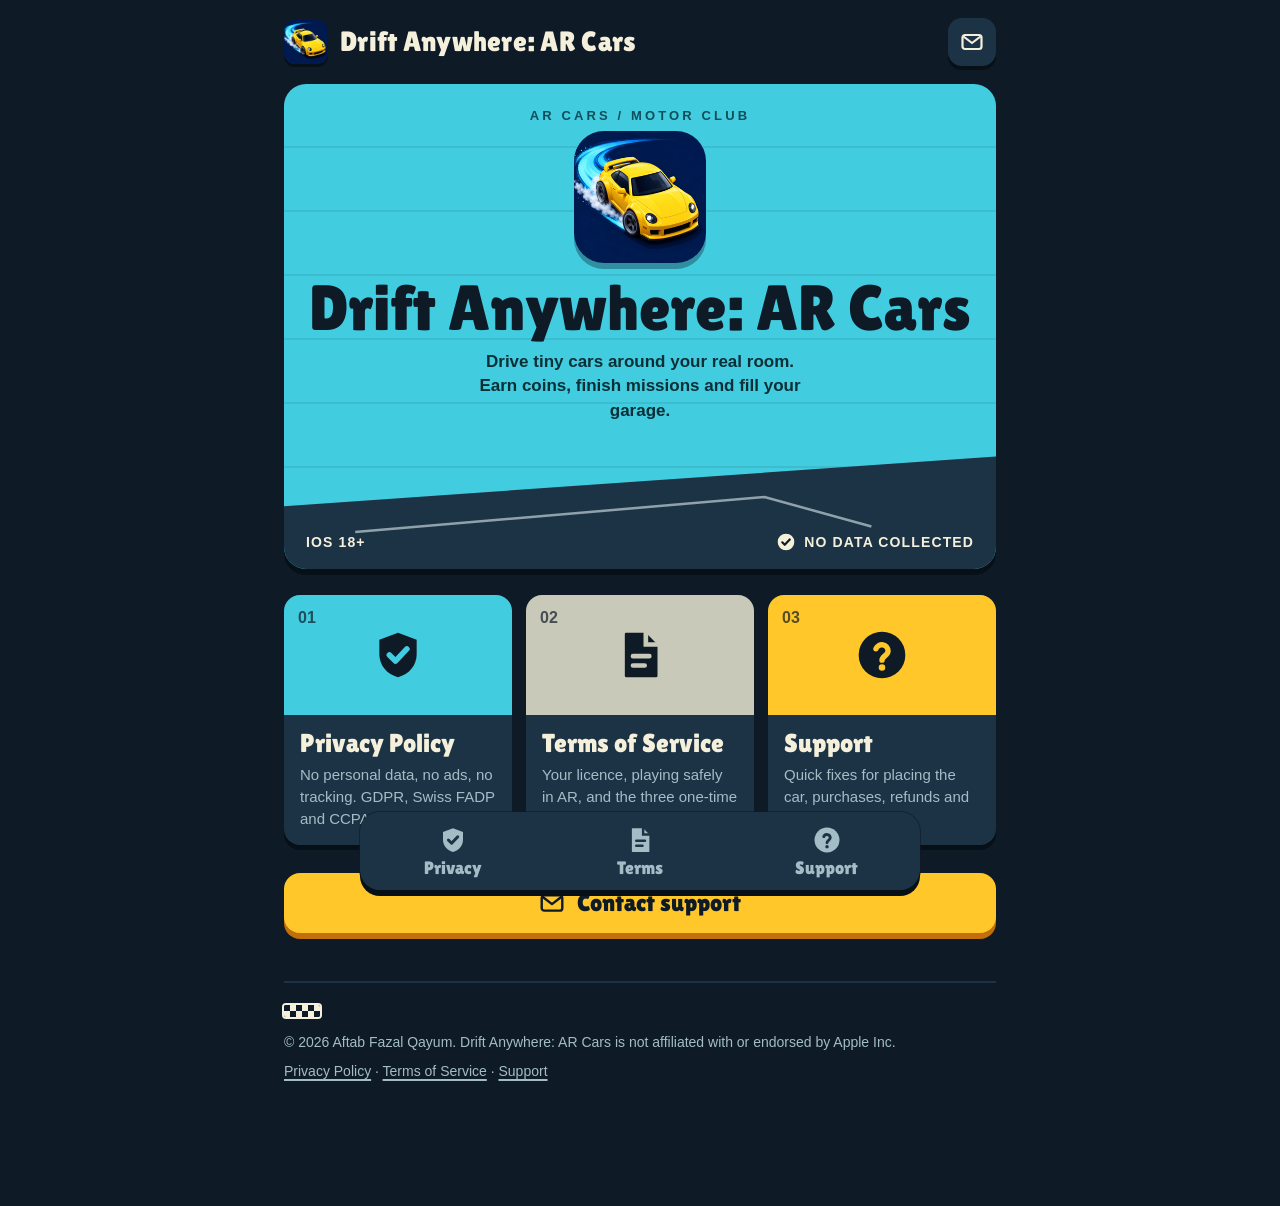
<file: index.html>
<!doctype html>
<html lang="en">
<head>
  <meta charset="utf-8">
  <meta name="viewport" content="width=device-width, initial-scale=1, viewport-fit=cover">
  <title>Drift Anywhere: AR Cars</title>
  <meta name="description" content="Drift Anywhere: AR Cars — drive tiny cars around your real room on iPhone. Privacy Policy, Terms of Service and Support.">
  <meta name="theme-color" content="#0e1a26">
  <meta name="color-scheme" content="dark">
  <link rel="icon" type="image/png" href="assets/favicon.png">
  <link rel="apple-touch-icon" href="assets/apple-touch-icon.png">
  <link rel="preload" href="assets/fonts/LilitaOne-Regular.ttf" as="font" type="font/ttf" crossorigin>
  <link rel="stylesheet" href="assets/style.css?v=2">
  <style>
    .hero-icon {
      width: 132px;
      height: 132px;
      margin: 4px auto 0;
      border-radius: 30px;
      box-shadow: 0 6px 0 rgba(14, 26, 38, 0.35);
    }
  </style>
</head>
<body>
  <a class="skip" href="#main">Skip to content</a>

  <svg width="0" height="0" style="position:absolute" aria-hidden="true">
    <symbol id="i-check" viewBox="0 0 24 24"><circle cx="12" cy="12" r="10" fill="currentColor"/><path d="M7.5 12.4l3 3 6-6.4" fill="none" stroke="#0e1a26" stroke-width="2.6" stroke-linecap="round" stroke-linejoin="round"/></symbol>
    <symbol id="i-shield" viewBox="0 0 24 24"><path d="M12 2.5l8 3v6.2c0 4.7-3.3 8.7-8 9.8-4.7-1.1-8-5.1-8-9.8V5.5l8-3z" fill="currentColor"/><path d="M8.3 12l2.6 2.6 4.9-5.2" fill="none" style="stroke:var(--dock-cut, #1c3345)" stroke-width="2.4" stroke-linecap="round" stroke-linejoin="round"/></symbol>
    <symbol id="i-doc" viewBox="0 0 24 24"><path d="M6 2.5h8.5l5 5V21a.5.5 0 0 1-.5.5H6a.5.5 0 0 1-.5-.5V3a.5.5 0 0 1 .5-.5z" fill="currentColor"/><path d="M14.5 2.5v5h5M9 12.5h7M9 16.5h5" fill="none" style="stroke:var(--dock-cut, #1c3345)" stroke-width="2" stroke-linecap="round"/></symbol>
    <symbol id="i-help" viewBox="0 0 24 24"><circle cx="12" cy="12" r="10" fill="currentColor"/><path d="M9.4 9.3a2.7 2.7 0 0 1 5.2 1c0 1.8-2.6 2.3-2.6 3.9" fill="none" style="stroke:var(--dock-cut, #1c3345)" stroke-width="2.3" stroke-linecap="round"/><circle cx="12" cy="17.4" r="1.4" style="fill:var(--dock-cut, #1c3345)"/></symbol>
    <symbol id="i-mail" viewBox="0 0 24 24"><rect x="2.5" y="5" width="19" height="14" rx="2.5" fill="none" stroke="currentColor" stroke-width="2.2"/><path d="M3.5 6.5l8.5 6.5 8.5-6.5" fill="none" stroke="currentColor" stroke-width="2.2" stroke-linejoin="round"/></symbol>
  </svg>

  <header class="wrap top">
    <a class="brand" href="./" aria-label="Drift Anywhere: AR Cars home">
      <img src="assets/app-icon.png" alt="" width="44" height="44">
      <span>Drift Anywhere: AR Cars</span>
    </a>
    <a class="top-btn" href="support.html#contact" aria-label="Email support">
      <svg aria-hidden="true"><use href="#i-mail"/></svg>
    </a>
  </header>

  <main id="main" class="wrap">
    <section class="stage" aria-labelledby="page-title">
      <div class="stage-body">
        <p class="pit-label">AR Cars / Motor Club</p>
        <img class="hero-icon" src="assets/app-icon.png" alt="Drift Anywhere: AR Cars app icon: a yellow sports car drifting" width="132" height="132">
        <h1 id="page-title" class="name-title">Drift Anywhere: <span class="nowrap">AR Cars</span></h1>
        <p class="lede">Drive tiny cars around your real room. Earn coins, finish missions and fill your garage.</p>
      </div>
      <div class="road">
        <svg viewBox="0 0 400 130" preserveAspectRatio="none" aria-hidden="true">
          <polygon points="0,62 400,8 400,130 0,130" fill="#1c3345"/>
          <polyline points="40,90 270,52 330,84" fill="none" stroke="#8fa2ab" stroke-width="2.5" vector-effect="non-scaling-stroke"/>
        </svg>
        <div class="road-foot">
          <span>iOS 18+</span>
          <span class="badge"><svg aria-hidden="true" style="color:var(--paper)"><use href="#i-check"/></svg>No data collected</span>
        </div>
      </div>
    </section>

    <div class="tiles">
      <a class="tile" href="privacy-policy.html">
        <span class="tile-art"><i>01</i><svg aria-hidden="true" style="--dock-cut:#42cce0"><use href="#i-shield"/></svg></span>
        <span class="tile-body"><b>Privacy Policy</b><span>No personal data, no ads, no tracking. GDPR, Swiss FADP and CCPA details.</span></span>
      </a>
      <a class="tile" href="terms-of-service.html">
        <span class="tile-art paper"><i>02</i><svg aria-hidden="true" style="--dock-cut:#c8c9b8"><use href="#i-doc"/></svg></span>
        <span class="tile-body"><b>Terms of Service</b><span>Your licence, playing safely in AR, and the three one-time purchases.</span></span>
      </a>
      <a class="tile" href="support.html">
        <span class="tile-art yellow"><i>03</i><svg aria-hidden="true" style="--dock-cut:#ffc729"><use href="#i-help"/></svg></span>
        <span class="tile-body"><b>Support</b><span>Quick fixes for placing the car, purchases, refunds and controls.</span></span>
      </a>
    </div>

    <p style="margin-top:28px">
      <a class="btn btn-drive btn-block" href="support.html#contact"><svg aria-hidden="true"><use href="#i-mail"/></svg>Contact support</a>
    </p>

    <footer class="foot">
      <div class="finish" aria-hidden="true"></div>
      <p>© 2026 Aftab Fazal Qayum. Drift Anywhere: AR Cars is not affiliated with or endorsed by Apple Inc.</p>
      <p><a href="privacy-policy.html">Privacy Policy</a> · <a href="terms-of-service.html">Terms of Service</a> · <a href="support.html">Support</a></p>
    </footer>
  </main>

  <nav class="dock" aria-label="Pages">
    <a href="privacy-policy.html"><svg aria-hidden="true"><use href="#i-shield"/></svg>Privacy</a>
    <a href="terms-of-service.html"><svg aria-hidden="true"><use href="#i-doc"/></svg>Terms</a>
    <a href="support.html"><svg aria-hidden="true"><use href="#i-help"/></svg>Support</a>
  </nav>
</body>
</html>
</file>
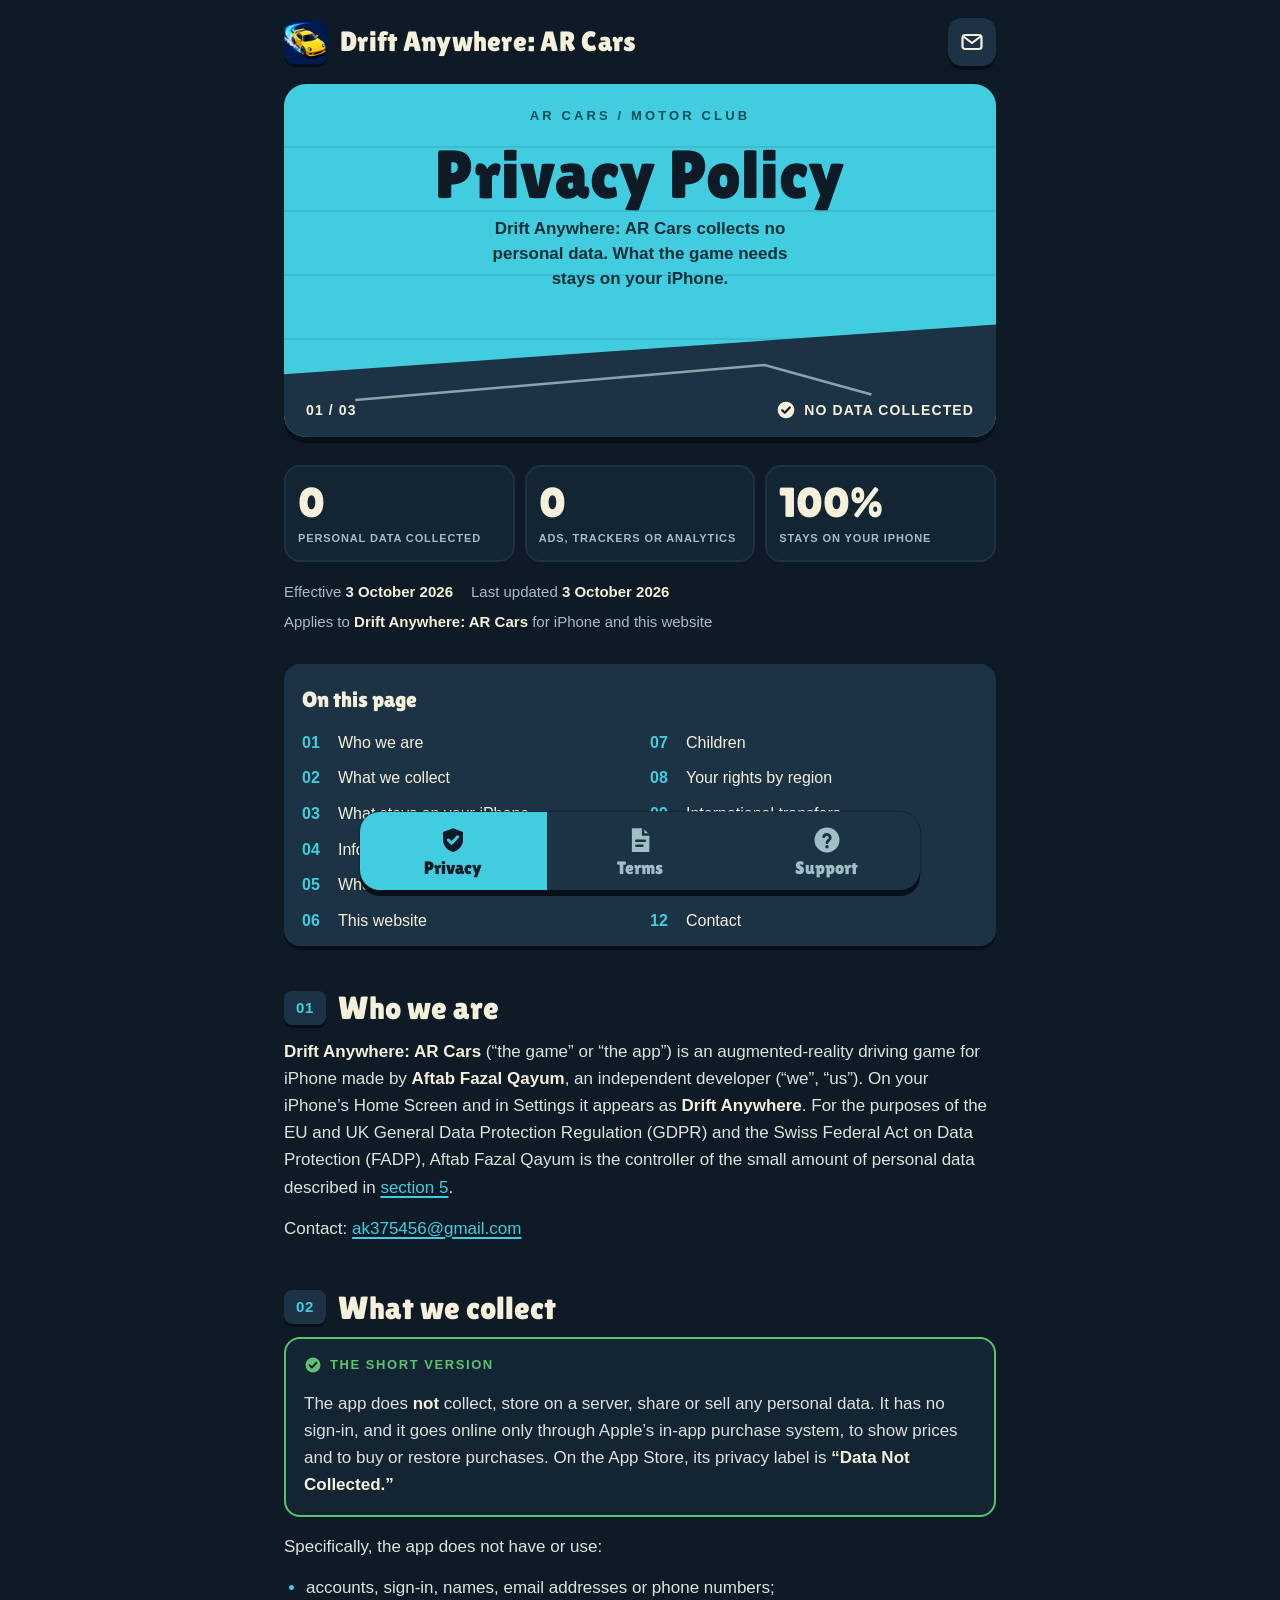
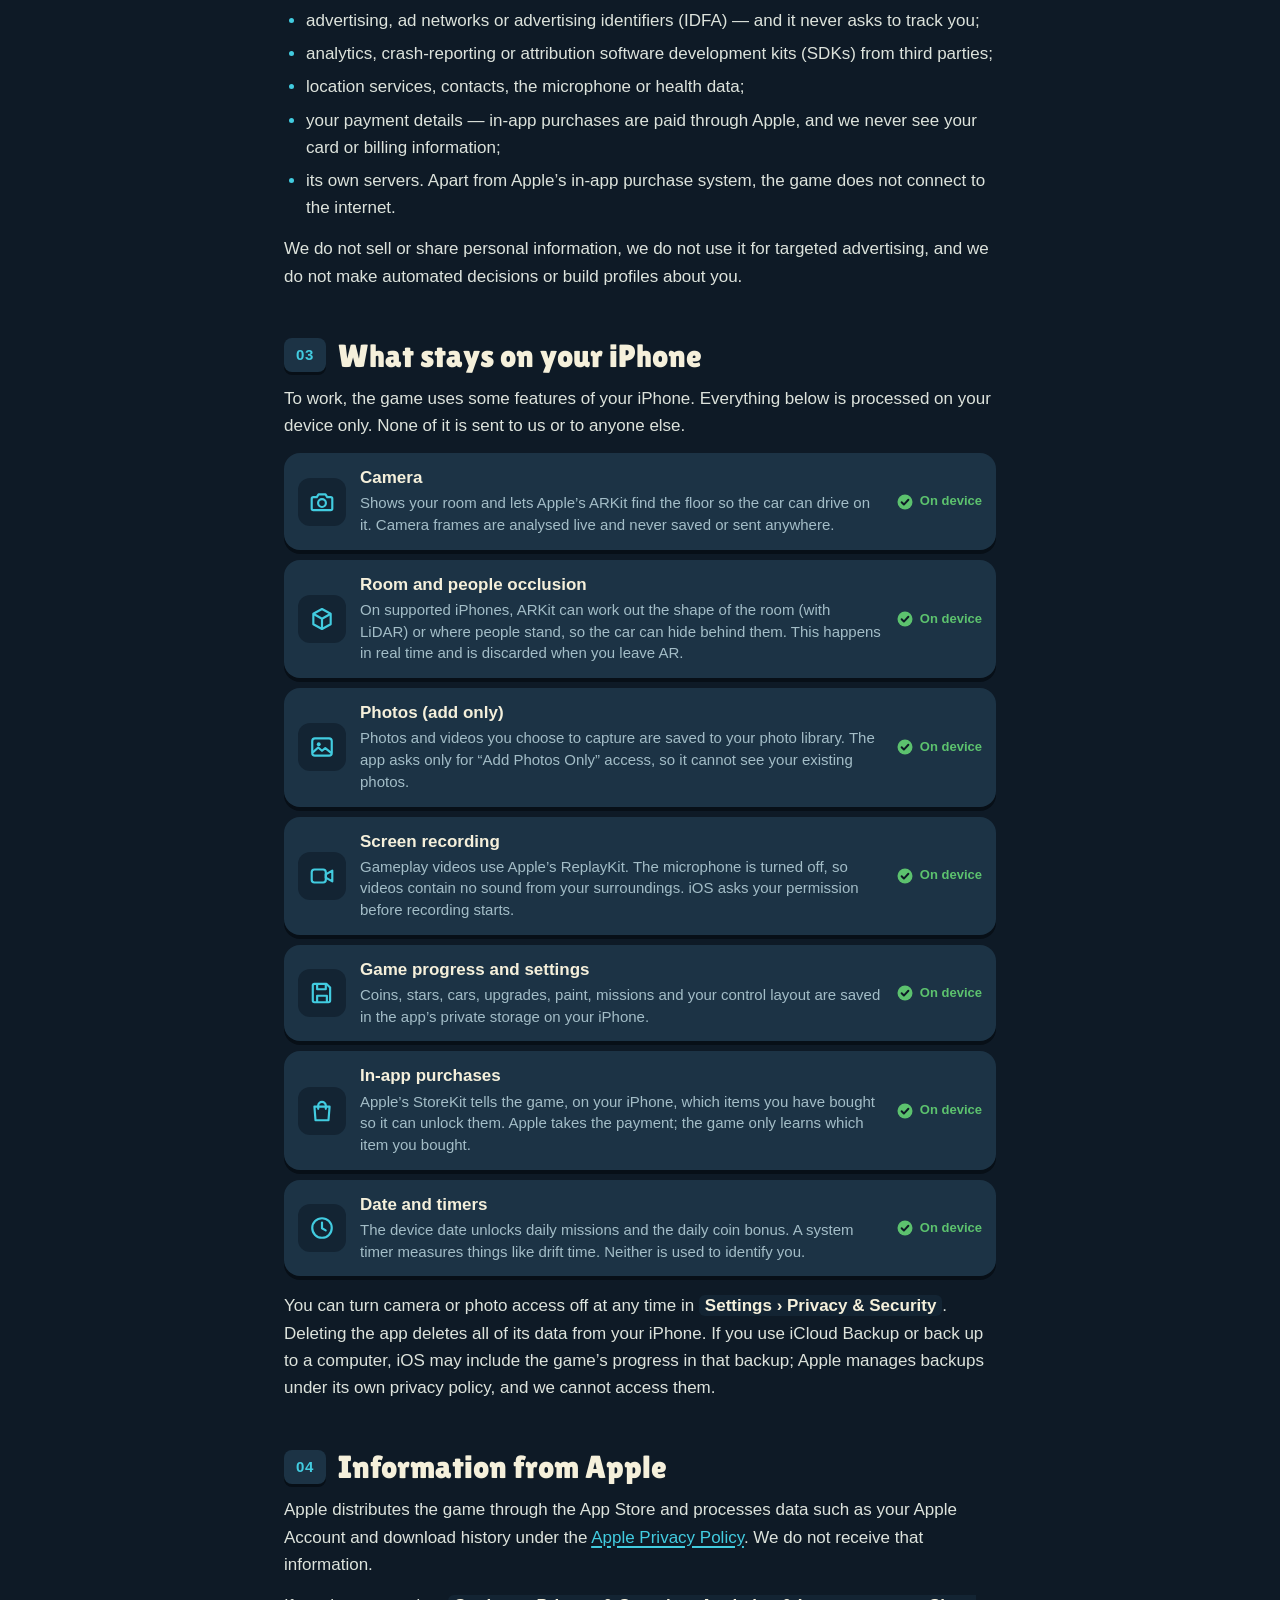
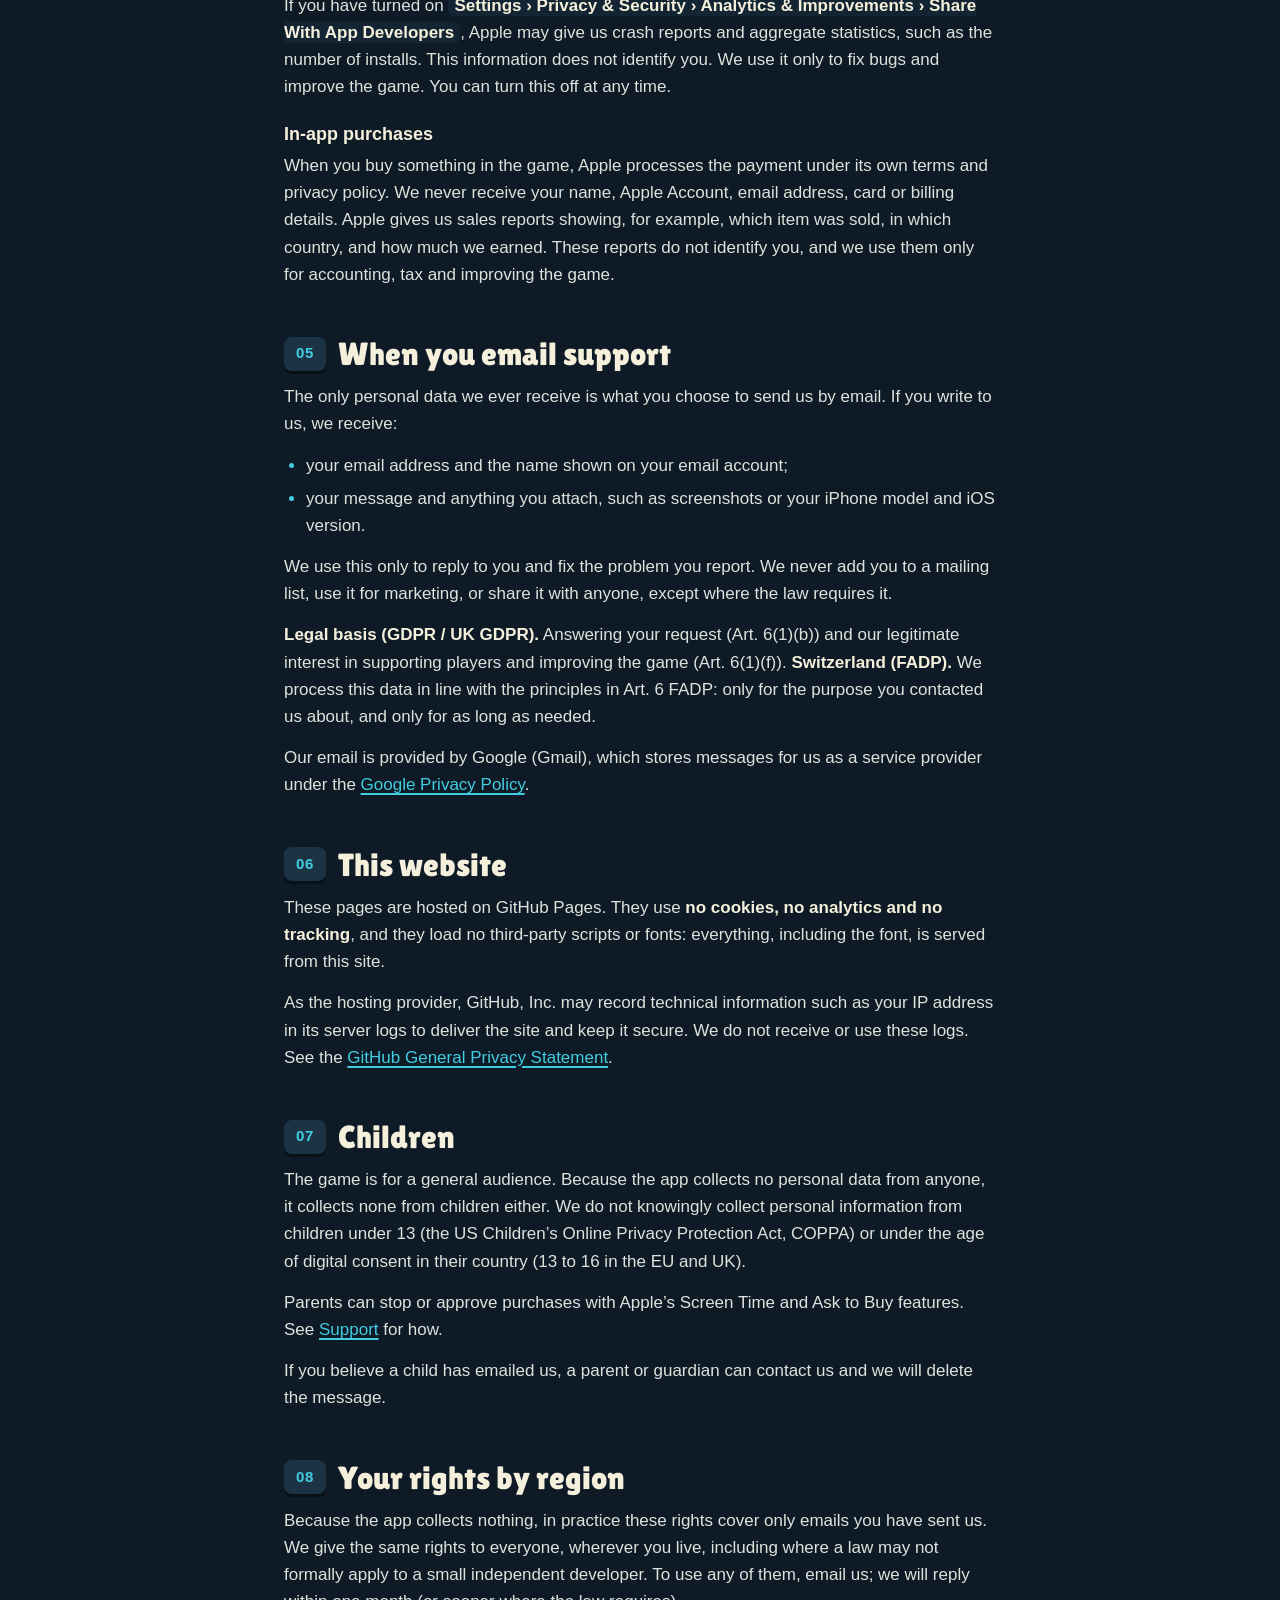
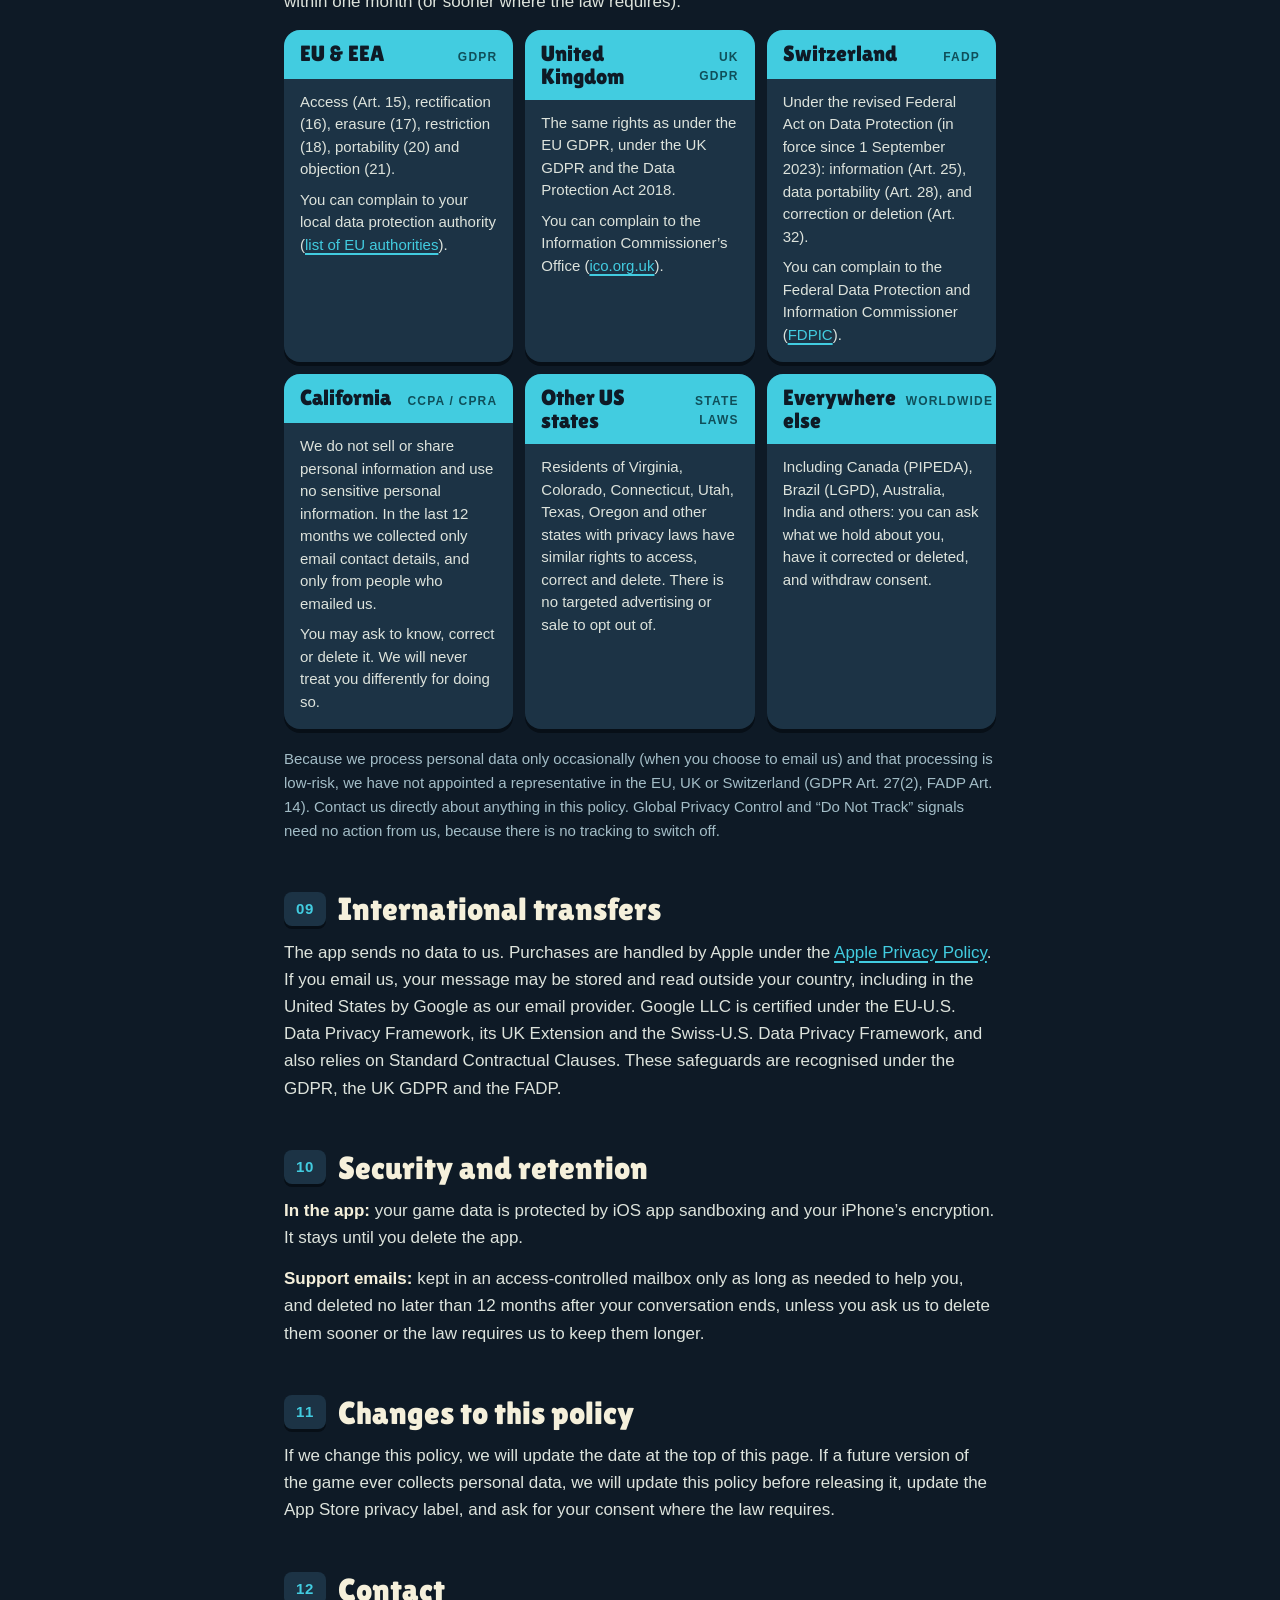
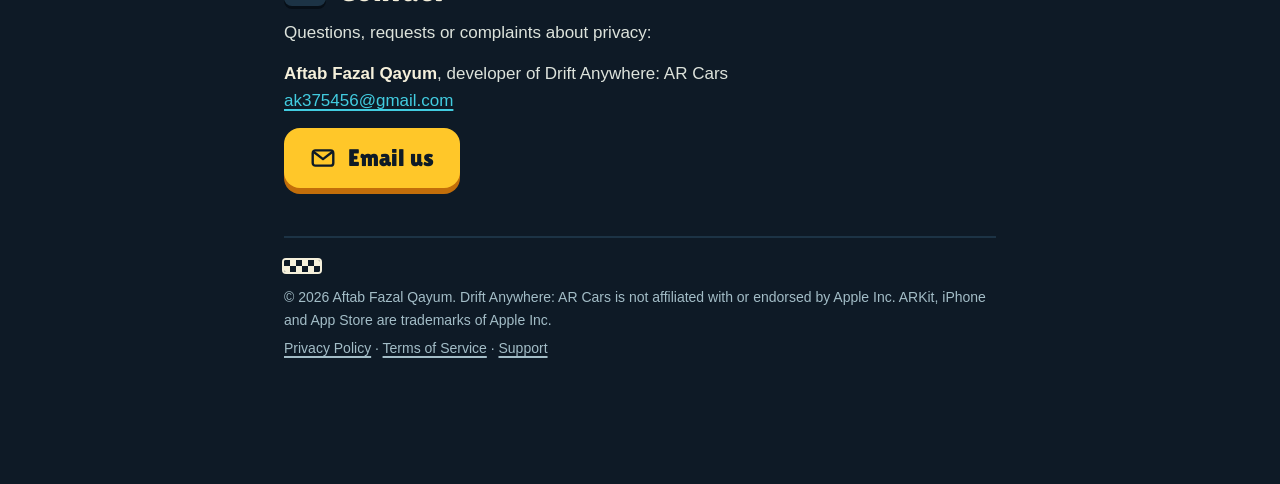
<file: privacy-policy.html>
<!doctype html>
<html lang="en">
<head>
  <meta charset="utf-8">
  <meta name="viewport" content="width=device-width, initial-scale=1, viewport-fit=cover">
  <title>Privacy Policy · Drift Anywhere: AR Cars</title>
  <meta name="description" content="Drift Anywhere: AR Cars collects no personal data. Everything the game uses — camera, progress, settings — stays on your iPhone. GDPR, UK GDPR, Swiss FADP and CCPA information inside.">
  <meta name="theme-color" content="#0e1a26">
  <meta name="color-scheme" content="dark">
  <link rel="icon" type="image/png" href="assets/favicon.png">
  <link rel="apple-touch-icon" href="assets/apple-touch-icon.png">
  <link rel="preload" href="assets/fonts/LilitaOne-Regular.ttf" as="font" type="font/ttf" crossorigin>
  <link rel="stylesheet" href="assets/style.css?v=2">
</head>
<body>
  <a class="skip" href="#main">Skip to content</a>

  <svg width="0" height="0" style="position:absolute" aria-hidden="true">
    <symbol id="i-check" viewBox="0 0 24 24"><circle cx="12" cy="12" r="10" fill="currentColor"/><path d="M7.5 12.4l3 3 6-6.4" fill="none" stroke="#0e1a26" stroke-width="2.6" stroke-linecap="round" stroke-linejoin="round"/></symbol>
    <symbol id="i-shield" viewBox="0 0 24 24"><path d="M12 2.5l8 3v6.2c0 4.7-3.3 8.7-8 9.8-4.7-1.1-8-5.1-8-9.8V5.5l8-3z" fill="currentColor"/><path d="M8.3 12l2.6 2.6 4.9-5.2" fill="none" style="stroke:var(--dock-cut, #1c3345)" stroke-width="2.4" stroke-linecap="round" stroke-linejoin="round"/></symbol>
    <symbol id="i-doc" viewBox="0 0 24 24"><path d="M6 2.5h8.5l5 5V21a.5.5 0 0 1-.5.5H6a.5.5 0 0 1-.5-.5V3a.5.5 0 0 1 .5-.5z" fill="currentColor"/><path d="M14.5 2.5v5h5M9 12.5h7M9 16.5h5" fill="none" style="stroke:var(--dock-cut, #1c3345)" stroke-width="2" stroke-linecap="round"/></symbol>
    <symbol id="i-help" viewBox="0 0 24 24"><circle cx="12" cy="12" r="10" fill="currentColor"/><path d="M9.4 9.3a2.7 2.7 0 0 1 5.2 1c0 1.8-2.6 2.3-2.6 3.9" fill="none" style="stroke:var(--dock-cut, #1c3345)" stroke-width="2.3" stroke-linecap="round"/><circle cx="12" cy="17.4" r="1.4" style="fill:var(--dock-cut, #1c3345)"/></symbol>
    <symbol id="i-mail" viewBox="0 0 24 24"><rect x="2.5" y="5" width="19" height="14" rx="2.5" fill="none" stroke="currentColor" stroke-width="2.2"/><path d="M3.5 6.5l8.5 6.5 8.5-6.5" fill="none" stroke="currentColor" stroke-width="2.2" stroke-linejoin="round"/></symbol>
    <symbol id="i-camera" viewBox="0 0 24 24"><path d="M4 7.5h3.2l1.6-2.5h6.4l1.6 2.5H20a1.5 1.5 0 0 1 1.5 1.5v9A1.5 1.5 0 0 1 20 19.5H4A1.5 1.5 0 0 1 2.5 18V9A1.5 1.5 0 0 1 4 7.5z" fill="none" stroke="currentColor" stroke-width="2" stroke-linejoin="round"/><circle cx="12" cy="13" r="3.6" fill="none" stroke="currentColor" stroke-width="2"/></symbol>
    <symbol id="i-photo" viewBox="0 0 24 24"><rect x="3" y="4" width="18" height="16" rx="2.5" fill="none" stroke="currentColor" stroke-width="2"/><circle cx="9" cy="9.5" r="1.8" fill="currentColor"/><path d="M3.5 17l5-4.5 3.5 3 3-2.5 5.5 4.5" fill="none" stroke="currentColor" stroke-width="2" stroke-linejoin="round"/></symbol>
    <symbol id="i-video" viewBox="0 0 24 24"><rect x="2.5" y="6" width="13" height="12" rx="2.5" fill="none" stroke="currentColor" stroke-width="2"/><path d="M15.5 10.5l6-3.5v10l-6-3.5z" fill="none" stroke="currentColor" stroke-width="2" stroke-linejoin="round"/></symbol>
    <symbol id="i-save" viewBox="0 0 24 24"><path d="M5 3.5h11l3.5 3.5V19a1.5 1.5 0 0 1-1.5 1.5H5A1.5 1.5 0 0 1 3.5 19V5A1.5 1.5 0 0 1 5 3.5z" fill="none" stroke="currentColor" stroke-width="2" stroke-linejoin="round"/><path d="M7.5 3.5v5h8v-5M7.5 20.5v-6h9v6" fill="none" stroke="currentColor" stroke-width="2" stroke-linejoin="round"/></symbol>
    <symbol id="i-clock" viewBox="0 0 24 24"><circle cx="12" cy="12" r="9" fill="none" stroke="currentColor" stroke-width="2"/><path d="M12 7v5.2l3.4 2" fill="none" stroke="currentColor" stroke-width="2" stroke-linecap="round" stroke-linejoin="round"/></symbol>
    <symbol id="i-cube" viewBox="0 0 24 24"><path d="M12 2.8l8 4.4v9.6l-8 4.4-8-4.4V7.2z" fill="none" stroke="currentColor" stroke-width="2" stroke-linejoin="round"/><path d="M4.3 7.4L12 11.8l7.7-4.4M12 11.8v9.2" fill="none" stroke="currentColor" stroke-width="2" stroke-linejoin="round"/></symbol>
    <symbol id="i-bag" viewBox="0 0 24 24"><path d="M5 8h14l-1 12.5H6z" fill="none" stroke="currentColor" stroke-width="2" stroke-linejoin="round"/><path d="M8.5 10V7a3.5 3.5 0 0 1 7 0v3" fill="none" stroke="currentColor" stroke-width="2" stroke-linecap="round"/></symbol>
    <symbol id="i-home" viewBox="0 0 24 24"><path d="M3.5 11L12 4l8.5 7M6 9.5V20h4.5v-5.5h3V20H18V9.5" fill="none" stroke="currentColor" stroke-width="2.2" stroke-linecap="round" stroke-linejoin="round"/></symbol>
  </svg>

  <header class="wrap top">
    <a class="brand" href="./" aria-label="Drift Anywhere: AR Cars home">
      <img src="assets/app-icon.png" alt="" width="44" height="44">
      <span>Drift Anywhere: AR Cars</span>
    </a>
    <a class="top-btn" href="support.html#contact" aria-label="Email support">
      <svg aria-hidden="true"><use href="#i-mail"/></svg>
    </a>
  </header>

  <main id="main" class="wrap">
    <section class="stage" aria-labelledby="page-title">
      <div class="stage-body">
        <p class="pit-label">AR Cars / Motor Club</p>
        <h1 id="page-title">Privacy Policy</h1>
        <p class="lede">Drift Anywhere: AR Cars collects no personal data. What the game needs stays on your iPhone.</p>
      </div>
      <div class="road">
        <svg viewBox="0 0 400 130" preserveAspectRatio="none" aria-hidden="true">
          <polygon points="0,62 400,8 400,130 0,130" fill="#1c3345"/>
          <polyline points="40,90 270,52 330,84" fill="none" stroke="#8fa2ab" stroke-width="2.5" vector-effect="non-scaling-stroke"/>
        </svg>
        <div class="road-foot">
          <span>01 / 03</span>
          <span class="badge"><svg aria-hidden="true" style="color:var(--paper)"><use href="#i-check"/></svg>No data collected</span>
        </div>
      </div>
    </section>

    <div class="stats" role="list">
      <div class="stat" role="listitem"><b>0</b><span>Personal data collected</span></div>
      <div class="stat" role="listitem"><b>0</b><span>Ads, trackers or analytics</span></div>
      <div class="stat" role="listitem"><b>100%</b><span>Stays on your iPhone</span></div>
    </div>

    <ul class="meta">
      <li>Effective <b>3 October 2026</b></li>
      <li>Last updated <b>3 October 2026</b></li>
      <li>Applies to <b>Drift Anywhere: AR Cars</b> for iPhone and this website</li>
    </ul>

    <nav class="toc" aria-labelledby="toc-title">
      <h2 id="toc-title">On this page</h2>
      <ol>
        <li><a href="#who"><span>01</span>Who we are</a></li>
        <li><a href="#collect"><span>02</span>What we collect</a></li>
        <li><a href="#device"><span>03</span>What stays on your iPhone</a></li>
        <li><a href="#apple"><span>04</span>Information from Apple</a></li>
        <li><a href="#email"><span>05</span>When you email support</a></li>
        <li><a href="#website"><span>06</span>This website</a></li>
        <li><a href="#children"><span>07</span>Children</a></li>
        <li><a href="#rights"><span>08</span>Your rights by region</a></li>
        <li><a href="#transfers"><span>09</span>International transfers</a></li>
        <li><a href="#security"><span>10</span>Security and retention</a></li>
        <li><a href="#changes"><span>11</span>Changes to this policy</a></li>
        <li><a href="#contact"><span>12</span>Contact</a></li>
      </ol>
    </nav>

    <article class="doc">
      <section id="who">
        <h2><span class="num">01</span>Who we are</h2>
        <p><strong>Drift Anywhere: AR Cars</strong> (“the game” or “the app”) is an augmented-reality driving game for iPhone made by <strong>Aftab Fazal Qayum</strong>, an independent developer (“we”, “us”). On your iPhone’s Home Screen and in Settings it appears as <strong>Drift Anywhere</strong>. For the purposes of the EU and UK General Data Protection Regulation (GDPR) and the Swiss Federal Act on Data Protection (FADP), Aftab Fazal Qayum is the controller of the small amount of personal data described in <a href="#email">section 5</a>.</p>
        <p>Contact: <a href="mailto:ak375456@gmail.com">ak375456@gmail.com</a></p>
      </section>

      <section id="collect">
        <h2><span class="num">02</span>What we collect</h2>
        <div class="note go">
          <p class="note-title"><svg aria-hidden="true"><use href="#i-check"/></svg>The short version</p>
          <p>The app does <strong>not</strong> collect, store on a server, share or sell any personal data. It has no sign-in, and it goes online only through Apple’s in-app purchase system, to show prices and to buy or restore purchases. On the App Store, its privacy label is <strong>“Data Not Collected.”</strong></p>
        </div>
        <p>Specifically, the app does not have or use:</p>
        <ul>
          <li>accounts, sign-in, names, email addresses or phone numbers;</li>
          <li>advertising, ad networks or advertising identifiers (IDFA) — and it never asks to track you;</li>
          <li>analytics, crash-reporting or attribution software development kits (SDKs) from third parties;</li>
          <li>location services, contacts, the microphone or health data;</li>
          <li>your payment details — in-app purchases are paid through Apple, and we never see your card or billing information;</li>
          <li>its own servers. Apart from Apple’s in-app purchase system, the game does not connect to the internet.</li>
        </ul>
        <p>We do not sell or share personal information, we do not use it for targeted advertising, and we do not make automated decisions or build profiles about you.</p>
      </section>

      <section id="device">
        <h2><span class="num">03</span>What stays on your iPhone</h2>
        <p>To work, the game uses some features of your iPhone. Everything below is processed on your device only. None of it is sent to us or to anyone else.</p>
        <ul class="rows">
          <li class="row">
            <span class="row-icon"><svg aria-hidden="true"><use href="#i-camera"/></svg></span>
            <span class="row-text"><b>Camera</b><span>Shows your room and lets Apple’s ARKit find the floor so the car can drive on it. Camera frames are analysed live and never saved or sent anywhere.</span></span>
            <span class="chip"><svg aria-hidden="true"><use href="#i-check"/></svg>On device</span>
          </li>
          <li class="row">
            <span class="row-icon"><svg aria-hidden="true"><use href="#i-cube"/></svg></span>
            <span class="row-text"><b>Room and people occlusion</b><span>On supported iPhones, ARKit can work out the shape of the room (with LiDAR) or where people stand, so the car can hide behind them. This happens in real time and is discarded when you leave AR.</span></span>
            <span class="chip"><svg aria-hidden="true"><use href="#i-check"/></svg>On device</span>
          </li>
          <li class="row">
            <span class="row-icon"><svg aria-hidden="true"><use href="#i-photo"/></svg></span>
            <span class="row-text"><b>Photos (add only)</b><span>Photos and videos you choose to capture are saved to your photo library. The app asks only for “Add Photos Only” access, so it cannot see your existing photos.</span></span>
            <span class="chip"><svg aria-hidden="true"><use href="#i-check"/></svg>On device</span>
          </li>
          <li class="row">
            <span class="row-icon"><svg aria-hidden="true"><use href="#i-video"/></svg></span>
            <span class="row-text"><b>Screen recording</b><span>Gameplay videos use Apple’s ReplayKit. The microphone is turned off, so videos contain no sound from your surroundings. iOS asks your permission before recording starts.</span></span>
            <span class="chip"><svg aria-hidden="true"><use href="#i-check"/></svg>On device</span>
          </li>
          <li class="row">
            <span class="row-icon"><svg aria-hidden="true"><use href="#i-save"/></svg></span>
            <span class="row-text"><b>Game progress and settings</b><span>Coins, stars, cars, upgrades, paint, missions and your control layout are saved in the app’s private storage on your iPhone.</span></span>
            <span class="chip"><svg aria-hidden="true"><use href="#i-check"/></svg>On device</span>
          </li>
          <li class="row">
            <span class="row-icon"><svg aria-hidden="true"><use href="#i-bag"/></svg></span>
            <span class="row-text"><b>In-app purchases</b><span>Apple’s StoreKit tells the game, on your iPhone, which items you have bought so it can unlock them. Apple takes the payment; the game only learns which item you bought.</span></span>
            <span class="chip"><svg aria-hidden="true"><use href="#i-check"/></svg>On device</span>
          </li>
          <li class="row">
            <span class="row-icon"><svg aria-hidden="true"><use href="#i-clock"/></svg></span>
            <span class="row-text"><b>Date and timers</b><span>The device date unlocks daily missions and the daily coin bonus. A system timer measures things like drift time. Neither is used to identify you.</span></span>
            <span class="chip"><svg aria-hidden="true"><use href="#i-check"/></svg>On device</span>
          </li>
        </ul>
        <p>You can turn camera or photo access off at any time in <span class="path">Settings › Privacy &amp; Security</span>. Deleting the app deletes all of its data from your iPhone. If you use iCloud Backup or back up to a computer, iOS may include the game’s progress in that backup; Apple manages backups under its own privacy policy, and we cannot access them.</p>
      </section>

      <section id="apple">
        <h2><span class="num">04</span>Information from Apple</h2>
        <p>Apple distributes the game through the App Store and processes data such as your Apple Account and download history under the <a href="https://www.apple.com/legal/privacy/" rel="noopener">Apple Privacy Policy</a>. We do not receive that information.</p>
        <p>If you have turned on <span class="path">Settings › Privacy &amp; Security › Analytics &amp; Improvements › Share With App Developers</span>, Apple may give us crash reports and aggregate statistics, such as the number of installs. This information does not identify you. We use it only to fix bugs and improve the game. You can turn this off at any time.</p>
        <h3>In-app purchases</h3>
        <p>When you buy something in the game, Apple processes the payment under its own terms and privacy policy. We never receive your name, Apple Account, email address, card or billing details. Apple gives us sales reports showing, for example, which item was sold, in which country, and how much we earned. These reports do not identify you, and we use them only for accounting, tax and improving the game.</p>
      </section>

      <section id="email">
        <h2><span class="num">05</span>When you email support</h2>
        <p>The only personal data we ever receive is what you choose to send us by email. If you write to us, we receive:</p>
        <ul>
          <li>your email address and the name shown on your email account;</li>
          <li>your message and anything you attach, such as screenshots or your iPhone model and iOS version.</li>
        </ul>
        <p>We use this only to reply to you and fix the problem you report. We never add you to a mailing list, use it for marketing, or share it with anyone, except where the law requires it.</p>
        <p><strong>Legal basis (GDPR / UK GDPR).</strong> Answering your request (Art. 6(1)(b)) and our legitimate interest in supporting players and improving the game (Art. 6(1)(f)). <strong>Switzerland (FADP).</strong> We process this data in line with the principles in Art. 6 FADP: only for the purpose you contacted us about, and only for as long as needed.</p>
        <p>Our email is provided by Google (Gmail), which stores messages for us as a service provider under the <a href="https://policies.google.com/privacy" rel="noopener">Google Privacy Policy</a>.</p>
      </section>

      <section id="website">
        <h2><span class="num">06</span>This website</h2>
        <p>These pages are hosted on GitHub Pages. They use <strong>no cookies, no analytics and no tracking</strong>, and they load no third-party scripts or fonts: everything, including the font, is served from this site.</p>
        <p>As the hosting provider, GitHub, Inc. may record technical information such as your IP address in its server logs to deliver the site and keep it secure. We do not receive or use these logs. See the <a href="https://docs.github.com/en/site-policy/privacy-policies/github-general-privacy-statement" rel="noopener">GitHub General Privacy Statement</a>.</p>
      </section>

      <section id="children">
        <h2><span class="num">07</span>Children</h2>
        <p>The game is for a general audience. Because the app collects no personal data from anyone, it collects none from children either. We do not knowingly collect personal information from children under 13 (the US Children’s Online Privacy Protection Act, COPPA) or under the age of digital consent in their country (13 to 16 in the EU and UK).</p>
        <p>Parents can stop or approve purchases with Apple’s Screen Time and Ask to Buy features. See <a href="support.html#parents">Support</a> for how.</p>
        <p>If you believe a child has emailed us, a parent or guardian can contact us and we will delete the message.</p>
      </section>

      <section id="rights">
        <h2><span class="num">08</span>Your rights by region</h2>
        <p>Because the app collects nothing, in practice these rights cover only emails you have sent us. We give the same rights to everyone, wherever you live, including where a law may not formally apply to a small independent developer. To use any of them, email us; we will reply within one month (or sooner where the law requires).</p>

        <div class="laws">
          <div class="law">
            <div class="law-head"><b>EU &amp; EEA</b><span>GDPR</span></div>
            <div class="law-body">
              <p>Access (Art. 15), rectification (16), erasure (17), restriction (18), portability (20) and objection (21).</p>
              <p>You can complain to your local data protection authority (<a href="https://www.edpb.europa.eu/about-edpb/about-edpb/members_en" rel="noopener">list of EU authorities</a>).</p>
            </div>
          </div>
          <div class="law">
            <div class="law-head"><b>United Kingdom</b><span>UK GDPR</span></div>
            <div class="law-body">
              <p>The same rights as under the EU GDPR, under the UK GDPR and the Data Protection Act 2018.</p>
              <p>You can complain to the Information Commissioner’s Office (<a href="https://ico.org.uk/make-a-complaint/" rel="noopener">ico.org.uk</a>).</p>
            </div>
          </div>
          <div class="law">
            <div class="law-head"><b>Switzerland</b><span>FADP</span></div>
            <div class="law-body">
              <p>Under the revised Federal Act on Data Protection (in force since 1 September 2023): information (Art. 25), data portability (Art. 28), and correction or deletion (Art. 32).</p>
              <p>You can complain to the Federal Data Protection and Information Commissioner (<a href="https://www.edoeb.admin.ch/" rel="noopener">FDPIC</a>).</p>
            </div>
          </div>
          <div class="law">
            <div class="law-head"><b>California</b><span>CCPA / CPRA</span></div>
            <div class="law-body">
              <p>We do not sell or share personal information and use no sensitive personal information. In the last 12 months we collected only email contact details, and only from people who emailed us.</p>
              <p>You may ask to know, correct or delete it. We will never treat you differently for doing so.</p>
            </div>
          </div>
          <div class="law">
            <div class="law-head"><b>Other US states</b><span>State laws</span></div>
            <div class="law-body">
              <p>Residents of Virginia, Colorado, Connecticut, Utah, Texas, Oregon and other states with privacy laws have similar rights to access, correct and delete. There is no targeted advertising or sale to opt out of.</p>
            </div>
          </div>
          <div class="law">
            <div class="law-head"><b>Everywhere else</b><span>Worldwide</span></div>
            <div class="law-body">
              <p>Including Canada (PIPEDA), Brazil (LGPD), Australia, India and others: you can ask what we hold about you, have it corrected or deleted, and withdraw consent.</p>
            </div>
          </div>
        </div>

        <p class="small">Because we process personal data only occasionally (when you choose to email us) and that processing is low-risk, we have not appointed a representative in the EU, UK or Switzerland (GDPR Art. 27(2), FADP Art. 14). Contact us directly about anything in this policy. Global Privacy Control and “Do Not Track” signals need no action from us, because there is no tracking to switch off.</p>
      </section>

      <section id="transfers">
        <h2><span class="num">09</span>International transfers</h2>
        <p>The app sends no data to us. Purchases are handled by Apple under the <a href="https://www.apple.com/legal/privacy/" rel="noopener">Apple Privacy Policy</a>. If you email us, your message may be stored and read outside your country, including in the United States by Google as our email provider. Google LLC is certified under the EU-U.S. Data Privacy Framework, its UK Extension and the Swiss-U.S. Data Privacy Framework, and also relies on Standard Contractual Clauses. These safeguards are recognised under the GDPR, the UK GDPR and the FADP.</p>
      </section>

      <section id="security">
        <h2><span class="num">10</span>Security and retention</h2>
        <p><strong>In the app:</strong> your game data is protected by iOS app sandboxing and your iPhone’s encryption. It stays until you delete the app.</p>
        <p><strong>Support emails:</strong> kept in an access-controlled mailbox only as long as needed to help you, and deleted no later than 12 months after your conversation ends, unless you ask us to delete them sooner or the law requires us to keep them longer.</p>
      </section>

      <section id="changes">
        <h2><span class="num">11</span>Changes to this policy</h2>
        <p>If we change this policy, we will update the date at the top of this page. If a future version of the game ever collects personal data, we will update this policy before releasing it, update the App Store privacy label, and ask for your consent where the law requires.</p>
      </section>

      <section id="contact">
        <h2><span class="num">12</span>Contact</h2>
        <p>Questions, requests or complaints about privacy:</p>
        <p><strong>Aftab Fazal Qayum</strong>, developer of Drift Anywhere: AR Cars<br>
          <a href="mailto:ak375456@gmail.com?subject=Drift%20Anywhere%3A%20AR%20Cars%20privacy%20request">ak375456@gmail.com</a></p>
        <p><a class="btn btn-drive" href="mailto:ak375456@gmail.com?subject=Drift%20Anywhere%3A%20AR%20Cars%20privacy%20request"><svg aria-hidden="true"><use href="#i-mail"/></svg>Email us</a></p>
      </section>
    </article>

    <footer class="foot">
      <div class="finish" aria-hidden="true"></div>
      <p>© 2026 Aftab Fazal Qayum. Drift Anywhere: AR Cars is not affiliated with or endorsed by Apple Inc. ARKit, iPhone and App Store are trademarks of Apple Inc.</p>
      <p><a href="privacy-policy.html">Privacy Policy</a> · <a href="terms-of-service.html">Terms of Service</a> · <a href="support.html">Support</a></p>
    </footer>
  </main>

  <nav class="dock" aria-label="Pages">
    <a href="privacy-policy.html" aria-current="page"><svg aria-hidden="true"><use href="#i-shield"/></svg>Privacy</a>
    <a href="terms-of-service.html"><svg aria-hidden="true"><use href="#i-doc"/></svg>Terms</a>
    <a href="support.html"><svg aria-hidden="true"><use href="#i-help"/></svg>Support</a>
  </nav>
</body>
</html>
</file>
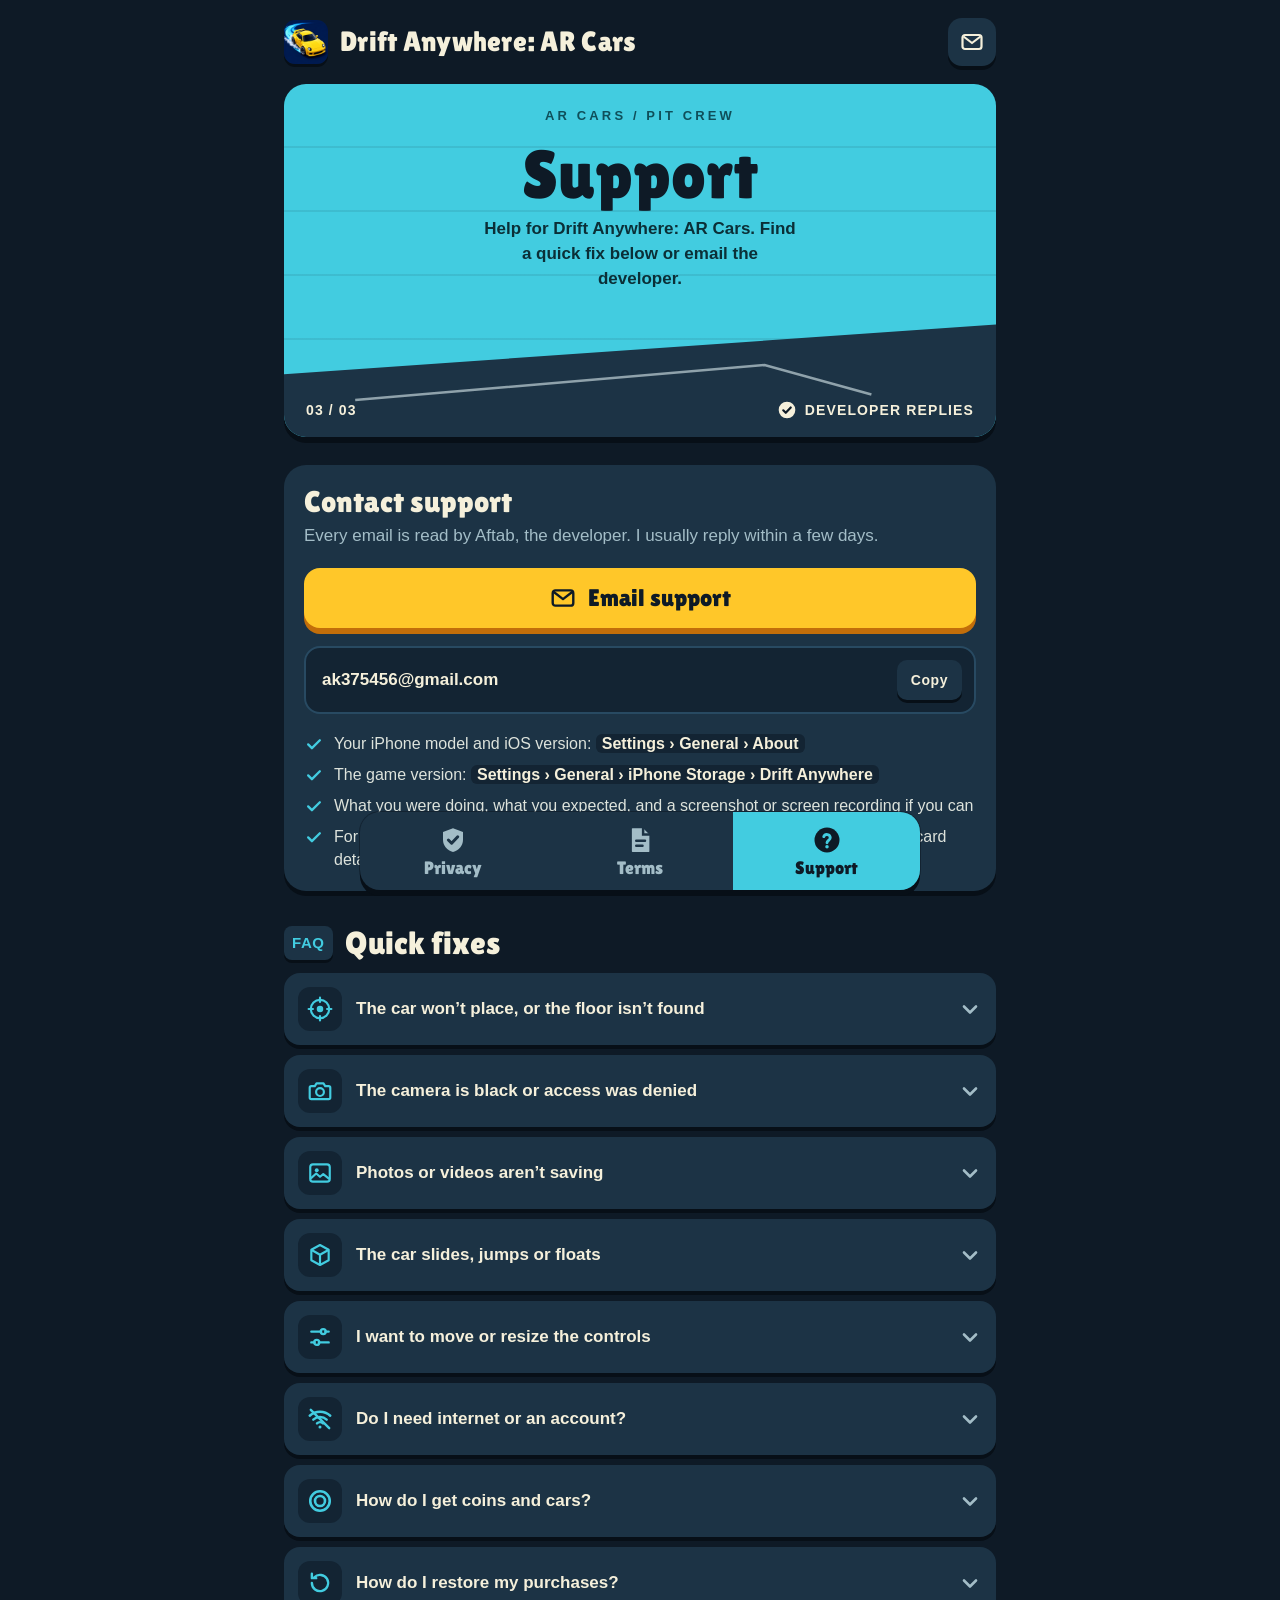
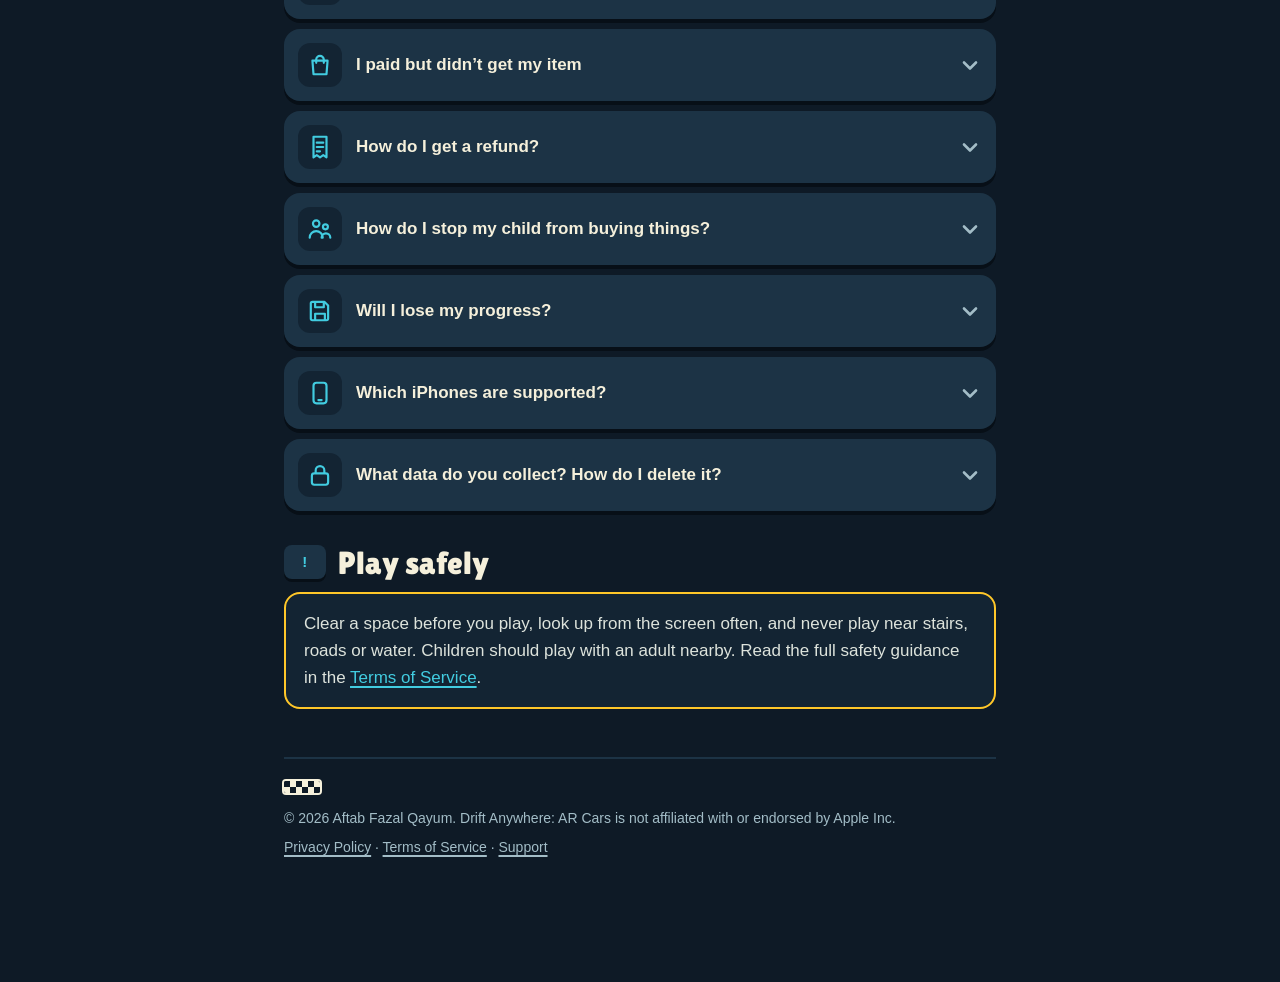
<file: support.html>
<!doctype html>
<html lang="en">
<head>
  <meta charset="utf-8">
  <meta name="viewport" content="width=device-width, initial-scale=1, viewport-fit=cover">
  <title>Support · Drift Anywhere: AR Cars</title>
  <meta name="description" content="Get help with Drift Anywhere: AR Cars: placing the car, permissions, controls, purchases, restores, refunds, and how to contact the developer.">
  <meta name="theme-color" content="#0e1a26">
  <meta name="color-scheme" content="dark">
  <link rel="icon" type="image/png" href="assets/favicon.png">
  <link rel="apple-touch-icon" href="assets/apple-touch-icon.png">
  <link rel="preload" href="assets/fonts/LilitaOne-Regular.ttf" as="font" type="font/ttf" crossorigin>
  <link rel="stylesheet" href="assets/style.css?v=2">
</head>
<body>
  <a class="skip" href="#main">Skip to content</a>

  <svg width="0" height="0" style="position:absolute" aria-hidden="true">
    <symbol id="i-check" viewBox="0 0 24 24"><circle cx="12" cy="12" r="10" fill="currentColor"/><path d="M7.5 12.4l3 3 6-6.4" fill="none" stroke="#0e1a26" stroke-width="2.6" stroke-linecap="round" stroke-linejoin="round"/></symbol>
    <symbol id="i-shield" viewBox="0 0 24 24"><path d="M12 2.5l8 3v6.2c0 4.7-3.3 8.7-8 9.8-4.7-1.1-8-5.1-8-9.8V5.5l8-3z" fill="currentColor"/><path d="M8.3 12l2.6 2.6 4.9-5.2" fill="none" style="stroke:var(--dock-cut, #1c3345)" stroke-width="2.4" stroke-linecap="round" stroke-linejoin="round"/></symbol>
    <symbol id="i-doc" viewBox="0 0 24 24"><path d="M6 2.5h8.5l5 5V21a.5.5 0 0 1-.5.5H6a.5.5 0 0 1-.5-.5V3a.5.5 0 0 1 .5-.5z" fill="currentColor"/><path d="M14.5 2.5v5h5M9 12.5h7M9 16.5h5" fill="none" style="stroke:var(--dock-cut, #1c3345)" stroke-width="2" stroke-linecap="round"/></symbol>
    <symbol id="i-help" viewBox="0 0 24 24"><circle cx="12" cy="12" r="10" fill="currentColor"/><path d="M9.4 9.3a2.7 2.7 0 0 1 5.2 1c0 1.8-2.6 2.3-2.6 3.9" fill="none" style="stroke:var(--dock-cut, #1c3345)" stroke-width="2.3" stroke-linecap="round"/><circle cx="12" cy="17.4" r="1.4" style="fill:var(--dock-cut, #1c3345)"/></symbol>
    <symbol id="i-mail" viewBox="0 0 24 24"><rect x="2.5" y="5" width="19" height="14" rx="2.5" fill="none" stroke="currentColor" stroke-width="2.2"/><path d="M3.5 6.5l8.5 6.5 8.5-6.5" fill="none" stroke="currentColor" stroke-width="2.2" stroke-linejoin="round"/></symbol>
    <symbol id="i-chev" viewBox="0 0 24 24"><path d="M6 9.5l6 6 6-6" fill="none" stroke="currentColor" stroke-width="2.6" stroke-linecap="round" stroke-linejoin="round"/></symbol>
    <symbol id="i-dot" viewBox="0 0 24 24"><path d="M5 12.5l4.5 4.5L19 7.5" fill="none" stroke="currentColor" stroke-width="2.8" stroke-linecap="round" stroke-linejoin="round"/></symbol>
    <symbol id="i-camera" viewBox="0 0 24 24"><path d="M4 7.5h3.2l1.6-2.5h6.4l1.6 2.5H20a1.5 1.5 0 0 1 1.5 1.5v9A1.5 1.5 0 0 1 20 19.5H4A1.5 1.5 0 0 1 2.5 18V9A1.5 1.5 0 0 1 4 7.5z" fill="none" stroke="currentColor" stroke-width="2" stroke-linejoin="round"/><circle cx="12" cy="13" r="3.6" fill="none" stroke="currentColor" stroke-width="2"/></symbol>
    <symbol id="i-photo" viewBox="0 0 24 24"><rect x="3" y="4" width="18" height="16" rx="2.5" fill="none" stroke="currentColor" stroke-width="2"/><circle cx="9" cy="9.5" r="1.8" fill="currentColor"/><path d="M3.5 17l5-4.5 3.5 3 3-2.5 5.5 4.5" fill="none" stroke="currentColor" stroke-width="2" stroke-linejoin="round"/></symbol>
    <symbol id="i-target" viewBox="0 0 24 24"><circle cx="12" cy="12" r="8.5" fill="none" stroke="currentColor" stroke-width="2"/><circle cx="12" cy="12" r="3" fill="currentColor"/><path d="M12 1.5v4M12 18.5v4M1.5 12h4M18.5 12h4" stroke="currentColor" stroke-width="2" stroke-linecap="round"/></symbol>
    <symbol id="i-cube" viewBox="0 0 24 24"><path d="M12 2.8l8 4.4v9.6l-8 4.4-8-4.4V7.2z" fill="none" stroke="currentColor" stroke-width="2" stroke-linejoin="round"/><path d="M4.3 7.4L12 11.8l7.7-4.4M12 11.8v9.2" fill="none" stroke="currentColor" stroke-width="2" stroke-linejoin="round"/></symbol>
    <symbol id="i-sliders" viewBox="0 0 24 24"><path d="M4 7h9M17 7h3M4 17h3M11 17h9" stroke="currentColor" stroke-width="2.2" stroke-linecap="round"/><circle cx="15" cy="7" r="2.3" fill="none" stroke="currentColor" stroke-width="2.2"/><circle cx="9" cy="17" r="2.3" fill="none" stroke="currentColor" stroke-width="2.2"/></symbol>
    <symbol id="i-wifi" viewBox="0 0 24 24"><path d="M2.5 9a14 14 0 0 1 19 0M5.8 12.6a9 9 0 0 1 12.4 0M9.2 16.1a4 4 0 0 1 5.6 0" fill="none" stroke="currentColor" stroke-width="2.2" stroke-linecap="round"/><circle cx="12" cy="19.4" r="1.4" fill="currentColor"/><path d="M3.5 3.5l17 17" stroke="currentColor" stroke-width="2.2" stroke-linecap="round"/></symbol>
    <symbol id="i-coin" viewBox="0 0 24 24"><circle cx="12" cy="12" r="9" fill="none" stroke="currentColor" stroke-width="2.4"/><circle cx="12" cy="12" r="4.6" fill="none" stroke="currentColor" stroke-width="2.4"/></symbol>
    <symbol id="i-save" viewBox="0 0 24 24"><path d="M5 3.5h11l3.5 3.5V19a1.5 1.5 0 0 1-1.5 1.5H5A1.5 1.5 0 0 1 3.5 19V5A1.5 1.5 0 0 1 5 3.5z" fill="none" stroke="currentColor" stroke-width="2" stroke-linejoin="round"/><path d="M7.5 3.5v5h8v-5M7.5 20.5v-6h9v6" fill="none" stroke="currentColor" stroke-width="2" stroke-linejoin="round"/></symbol>
    <symbol id="i-phone" viewBox="0 0 24 24"><rect x="6" y="2.5" width="12" height="19" rx="2.8" fill="none" stroke="currentColor" stroke-width="2"/><path d="M10.5 18.5h3" stroke="currentColor" stroke-width="2" stroke-linecap="round"/></symbol>
    <symbol id="i-bag" viewBox="0 0 24 24"><path d="M5 8h14l-1 12.5H6z" fill="none" stroke="currentColor" stroke-width="2" stroke-linejoin="round"/><path d="M8.5 10V7a3.5 3.5 0 0 1 7 0v3" fill="none" stroke="currentColor" stroke-width="2" stroke-linecap="round"/></symbol>
    <symbol id="i-restore" viewBox="0 0 24 24"><path d="M4.5 12a7.5 7.5 0 1 0 2.2-5.3" fill="none" stroke="currentColor" stroke-width="2.2" stroke-linecap="round"/><path d="M4.5 3.5v4h4" fill="none" stroke="currentColor" stroke-width="2.2" stroke-linecap="round" stroke-linejoin="round"/></symbol>
    <symbol id="i-receipt" viewBox="0 0 24 24"><path d="M6 2.5h12v19l-3-2-3 2-3-2-3 2z" fill="none" stroke="currentColor" stroke-width="2" stroke-linejoin="round"/><path d="M9 8h6M9 12h6M9 16h3" stroke="currentColor" stroke-width="2" stroke-linecap="round"/></symbol>
    <symbol id="i-family" viewBox="0 0 24 24"><circle cx="8.5" cy="7" r="3" fill="none" stroke="currentColor" stroke-width="2"/><circle cx="17" cy="10" r="2.3" fill="none" stroke="currentColor" stroke-width="2"/><path d="M2.5 20a6 6 0 0 1 12 0M13.5 20a4 4 0 0 1 8 0" fill="none" stroke="currentColor" stroke-width="2" stroke-linecap="round"/></symbol>
    <symbol id="i-lock" viewBox="0 0 24 24"><rect x="4.5" y="10.5" width="15" height="10.5" rx="2.2" fill="none" stroke="currentColor" stroke-width="2"/><path d="M8 10.5V7.8a4 4 0 0 1 8 0v2.7" fill="none" stroke="currentColor" stroke-width="2"/></symbol>
  </svg>

  <header class="wrap top">
    <a class="brand" href="./" aria-label="Drift Anywhere: AR Cars home">
      <img src="assets/app-icon.png" alt="" width="44" height="44">
      <span>Drift Anywhere: AR Cars</span>
    </a>
    <a class="top-btn" href="#contact" aria-label="Email support">
      <svg aria-hidden="true"><use href="#i-mail"/></svg>
    </a>
  </header>

  <main id="main" class="wrap">
    <section class="stage" aria-labelledby="page-title">
      <div class="stage-body">
        <p class="pit-label">AR Cars / Pit Crew</p>
        <h1 id="page-title">Support</h1>
        <p class="lede">Help for Drift Anywhere: AR Cars. Find a quick fix below or email the developer.</p>
      </div>
      <div class="road">
        <svg viewBox="0 0 400 130" preserveAspectRatio="none" aria-hidden="true">
          <polygon points="0,62 400,8 400,130 0,130" fill="#1c3345"/>
          <polyline points="40,90 270,52 330,84" fill="none" stroke="#8fa2ab" stroke-width="2.5" vector-effect="non-scaling-stroke"/>
        </svg>
        <div class="road-foot">
          <span>03 / 03</span>
          <span class="badge"><svg aria-hidden="true" style="color:var(--paper)"><use href="#i-check"/></svg>Developer replies</span>
        </div>
      </div>
    </section>

    <section class="contact" id="contact" aria-labelledby="contact-title">
      <h2 id="contact-title">Contact support</h2>
      <p>Every email is read by Aftab, the developer. I usually reply within a few days.</p>

      <a class="btn btn-drive btn-block" href="mailto:ak375456@gmail.com?subject=Drift%20Anywhere%3A%20AR%20Cars%20support&amp;body=iPhone%20model%3A%20%0AiOS%20version%3A%20%0AApp%20version%3A%20%0A%0AWhat%20happened%3A%20%0A">
        <svg aria-hidden="true"><use href="#i-mail"/></svg>Email support
      </a>

      <div class="email-line">
        <code id="email">ak375456@gmail.com</code>
        <button class="copy" type="button" data-copy="ak375456@gmail.com" hidden>Copy</button>
      </div>

      <ul class="checklist" aria-label="Helpful details to include">
        <li><svg aria-hidden="true"><use href="#i-dot"/></svg><span>Your iPhone model and iOS version: <span class="path">Settings › General › About</span></span></li>
        <li><svg aria-hidden="true"><use href="#i-dot"/></svg><span>The game version: <span class="path">Settings › General › iPhone Storage › Drift Anywhere</span></span></li>
        <li><svg aria-hidden="true"><use href="#i-dot"/></svg><span>What you were doing, what you expected, and a screenshot or screen recording if you can</span></li>
        <li><svg aria-hidden="true"><use href="#i-dot"/></svg><span>For a purchase problem, the order ID from Apple’s receipt email. Never send your card details or password.</span></li>
      </ul>
    </section>

    <article class="doc">
      <section id="faq">
        <h2><span class="num">FAQ</span>Quick fixes</h2>
        <div class="faq">
          <details id="placing">
            <summary><span class="row-icon"><svg aria-hidden="true"><use href="#i-target"/></svg></span>The car won’t place, or the floor isn’t found<svg class="chev" aria-hidden="true"><use href="#i-chev"/></svg></summary>
            <div class="answer">
              <ol>
                <li>Turn on the lights. AR needs a well-lit room.</li>
                <li>Point the camera at the floor about 1–2 metres in front of you.</li>
                <li>Move your iPhone slowly from side to side for a few seconds, so ARKit can map the floor.</li>
                <li>Floors with some texture, such as wood, tiles or rugs, work best. Plain white, very shiny, glass or very dark floors are harder to detect.</li>
                <li>When the reticle appears on the floor, tap to place the car.</li>
              </ol>
              <p>Still stuck? Go back to the garage and press <strong>Drive</strong> again to start a fresh AR session.</p>
            </div>
          </details>

          <details id="camera">
            <summary><span class="row-icon"><svg aria-hidden="true"><use href="#i-camera"/></svg></span>The camera is black or access was denied<svg class="chev" aria-hidden="true"><use href="#i-chev"/></svg></summary>
            <div class="answer">
              <p>The game needs the camera to show your room. Open <span class="path">Settings › Apps › Drift Anywhere</span> (on older iOS versions, <span class="path">Settings › Drift Anywhere</span>) and turn on <strong>Camera</strong>. Then return to the game.</p>
              <p>The camera image is processed only on your iPhone. It is never saved or sent anywhere. See the <a href="privacy-policy.html#device">Privacy Policy</a>.</p>
            </div>
          </details>

          <details id="photos">
            <summary><span class="row-icon"><svg aria-hidden="true"><use href="#i-photo"/></svg></span>Photos or videos aren’t saving<svg class="chev" aria-hidden="true"><use href="#i-chev"/></svg></summary>
            <div class="answer">
              <p>Open <span class="path">Settings › Privacy &amp; Security › Photos › Drift Anywhere</span> and choose <strong>Add Photos Only</strong>. The game can then save your captures, but it still can’t see your existing photos.</p>
              <p>To capture, pause the game and open <strong>Tools</strong>. Videos are recorded without the microphone, so they have no sound from your room. If iOS asks for permission to record the screen, tap <strong>Record Screen</strong>.</p>
            </div>
          </details>

          <details id="tracking">
            <summary><span class="row-icon"><svg aria-hidden="true"><use href="#i-cube"/></svg></span>The car slides, jumps or floats<svg class="chev" aria-hidden="true"><use href="#i-chev"/></svg></summary>
            <div class="answer">
              <p>This usually means AR tracking was lost for a moment.</p>
              <ul>
                <li>Keep the camera uncovered and move your iPhone smoothly, not quickly.</li>
                <li>Add more light, and avoid pointing the camera at blank walls or mirrors.</li>
                <li>Tap <strong>Reset</strong> to put the car back where you placed it, or pause and choose <strong>Move car</strong> to place it somewhere else.</li>
              </ul>
            </div>
          </details>

          <details id="controls">
            <summary><span class="row-icon"><svg aria-hidden="true"><use href="#i-sliders"/></svg></span>I want to move or resize the controls<svg class="chev" aria-hidden="true"><use href="#i-chev"/></svg></summary>
            <div class="answer">
              <p>In the garage, tap the settings button at the top right to open <strong>Controls</strong>. You can rearrange and resize the controls, and change the transmission, speed units (km/h or mph), instruments, haptics and tyre-smoke effects. <strong>Reset</strong> restores the default layout.</p>
              <p>For a clean shot, pause and choose <strong>Clean view</strong> to hide the controls. Tap the eye button to bring them back.</p>
            </div>
          </details>

          <details id="offline">
            <summary><span class="row-icon"><svg aria-hidden="true"><use href="#i-wifi"/></svg></span>Do I need internet or an account?<svg class="chev" aria-hidden="true"><use href="#i-chev"/></svg></summary>
            <div class="answer">
              <p>You don’t need an account, and you can play offline. You only need the internet to see Shop prices, buy something or restore a purchase, because Apple handles payments. There are no ads, and the game sends nothing to us.</p>
            </div>
          </details>

          <details id="coins">
            <summary><span class="row-icon"><svg aria-hidden="true"><use href="#i-coin"/></svg></span>How do I get coins and cars?<svg class="chev" aria-hidden="true"><use href="#i-chev"/></svg></summary>
            <div class="answer">
              <p>Earn coins by picking up road coins while you drive, completing missions, and with the daily bonus. Stars come from missions. Use both to unlock the next car in the Collection.</p>
              <p>Want to skip ahead? Tap the bag button in the garage to open the <strong>Shop</strong>. It has three one-time purchases: <strong>Double Coins</strong>, <strong>All Cars</strong> and <strong>Max Upgrades</strong>. Prices are shown in your local currency before you confirm, and Apple takes the payment. Read <a href="terms-of-service.html#items">Coins, cars and purchases</a> in the Terms.</p>
            </div>
          </details>

          <details id="restore">
            <summary><span class="row-icon"><svg aria-hidden="true"><use href="#i-restore"/></svg></span>How do I restore my purchases?<svg class="chev" aria-hidden="true"><use href="#i-chev"/></svg></summary>
            <div class="answer">
              <p>Sign in with the same Apple Account you used to buy and connect to the internet. Then tap the bag button in the garage to open the <strong>Shop</strong>, and tap <strong>Restore Purchases</strong>.</p>
              <p>This brings back <strong>Double Coins</strong>, <strong>All Cars</strong> and <strong>Max Upgrades</strong>. Coins, stars and cars you bought with coins are saved only on your iPhone, so they come back only if you restore your iPhone from a backup that contains them.</p>
            </div>
          </details>

          <details id="missing">
            <summary><span class="row-icon"><svg aria-hidden="true"><use href="#i-bag"/></svg></span>I paid but didn’t get my item<svg class="chev" aria-hidden="true"><use href="#i-chev"/></svg></summary>
            <div class="answer">
              <ol>
                <li>Check that Apple charged you. Look for Apple’s receipt email, or open <span class="path">Settings › [your name] › Media &amp; Purchases › View Account › Purchase History</span>.</li>
                <li>Make sure you’re online, then close Drift Anywhere completely and open it again. Purchases that didn’t finish are delivered when the game starts.</li>
                <li>Open the <strong>Shop</strong> and tap <strong>Restore Purchases</strong>.</li>
                <li>Still missing? <a href="#contact">Email us</a> with the order ID from Apple’s receipt and we’ll sort it out.</li>
              </ol>
            </div>
          </details>

          <details id="refund">
            <summary><span class="row-icon"><svg aria-hidden="true"><use href="#i-receipt"/></svg></span>How do I get a refund?<svg class="chev" aria-hidden="true"><use href="#i-chev"/></svg></summary>
            <div class="answer">
              <p>Apple handles every payment, so only Apple can refund a purchase. Go to <a href="https://reportaproblem.apple.com/" rel="noopener">reportaproblem.apple.com</a>, sign in, choose <strong>Request a refund</strong>, and pick the item.</p>
              <p>This is also where to cancel a purchase if your country gives you a right to do so, as in the EU and UK.</p>
            </div>
          </details>

          <details id="parents">
            <summary><span class="row-icon"><svg aria-hidden="true"><use href="#i-family"/></svg></span>How do I stop my child from buying things?<svg class="chev" aria-hidden="true"><use href="#i-chev"/></svg></summary>
            <div class="answer">
              <ul>
                <li><strong>Block purchases:</strong> open <span class="path">Settings › Screen Time › Content &amp; Privacy Restrictions</span>, turn it on, then set <strong>In-app Purchases</strong> to <strong>Don’t Allow</strong>.</li>
                <li><strong>Approve each purchase:</strong> with Family Sharing, turn on <strong>Ask to Buy</strong> for your child, so every purchase needs your OK.</li>
              </ul>
              <p>If your child bought something without permission, request a refund from Apple (see the question above).</p>
            </div>
          </details>

          <details id="progress">
            <summary><span class="row-icon"><svg aria-hidden="true"><use href="#i-save"/></svg></span>Will I lose my progress?<svg class="chev" aria-hidden="true"><use href="#i-chev"/></svg></summary>
            <div class="answer">
              <p>Your progress is saved only on your iPhone. Updates keep it, but <strong>deleting the app deletes your progress</strong>, including your coins and cars bought with coins. We keep no copy to restore it. Anything you paid for (Double Coins, All Cars, Max Upgrades) comes back with <strong>Restore Purchases</strong> in the Shop.</p>
              <p>When you set up a new iPhone from an iCloud or computer backup of your old one, your progress usually comes with it.</p>
            </div>
          </details>

          <details id="devices">
            <summary><span class="row-icon"><svg aria-hidden="true"><use href="#i-phone"/></svg></span>Which iPhones are supported?<svg class="chev" aria-hidden="true"><use href="#i-chev"/></svg></summary>
            <div class="answer">
              <p>Any iPhone running iOS 18 or later that supports ARKit world tracking. LiDAR isn’t needed. On iPhones with LiDAR (Pro models), the game can also scan the room so the car hides behind real furniture.</p>
            </div>
          </details>

          <details id="privacy">
            <summary><span class="row-icon"><svg aria-hidden="true"><use href="#i-lock"/></svg></span>What data do you collect? How do I delete it?<svg class="chev" aria-hidden="true"><use href="#i-chev"/></svg></summary>
            <div class="answer">
              <p>The app collects no personal data. Everything stays on your iPhone, and deleting the app removes it. If you have emailed us and want that conversation deleted, just ask. Read the full <a href="privacy-policy.html">Privacy Policy</a>, which covers the GDPR, UK GDPR, Swiss FADP and CCPA.</p>
            </div>
          </details>
        </div>
      </section>

      <section id="safety">
        <h2><span class="num">!</span>Play safely</h2>
        <div class="note warn">
          <p>Clear a space before you play, look up from the screen often, and never play near stairs, roads or water. Children should play with an adult nearby. Read the full safety guidance in the <a href="terms-of-service.html#safety">Terms of Service</a>.</p>
        </div>
      </section>
    </article>

    <footer class="foot">
      <div class="finish" aria-hidden="true"></div>
      <p>© 2026 Aftab Fazal Qayum. Drift Anywhere: AR Cars is not affiliated with or endorsed by Apple Inc.</p>
      <p><a href="privacy-policy.html">Privacy Policy</a> · <a href="terms-of-service.html">Terms of Service</a> · <a href="support.html">Support</a></p>
    </footer>
  </main>

  <nav class="dock" aria-label="Pages">
    <a href="privacy-policy.html"><svg aria-hidden="true"><use href="#i-shield"/></svg>Privacy</a>
    <a href="terms-of-service.html"><svg aria-hidden="true"><use href="#i-doc"/></svg>Terms</a>
    <a href="support.html" aria-current="page"><svg aria-hidden="true"><use href="#i-help"/></svg>Support</a>
  </nav>

  <script>
    // Open a FAQ answer when its #anchor is linked directly.
    (function () {
      var id = location.hash.slice(1);
      var target = id && document.getElementById(id);
      if (target && target.tagName === "DETAILS") target.open = true;
    })();

    // Copy-to-clipboard, shown only where the Clipboard API is available.
    (function () {
      var btn = document.querySelector(".copy");
      if (!btn || !navigator.clipboard || !window.isSecureContext) return;
      btn.hidden = false;
      btn.addEventListener("click", function () {
        navigator.clipboard.writeText(btn.dataset.copy).then(function () {
          btn.textContent = "Copied";
          btn.classList.add("done");
          setTimeout(function () {
            btn.textContent = "Copy";
            btn.classList.remove("done");
          }, 1800);
        });
      });
    })();
  </script>
</body>
</html>
</file>
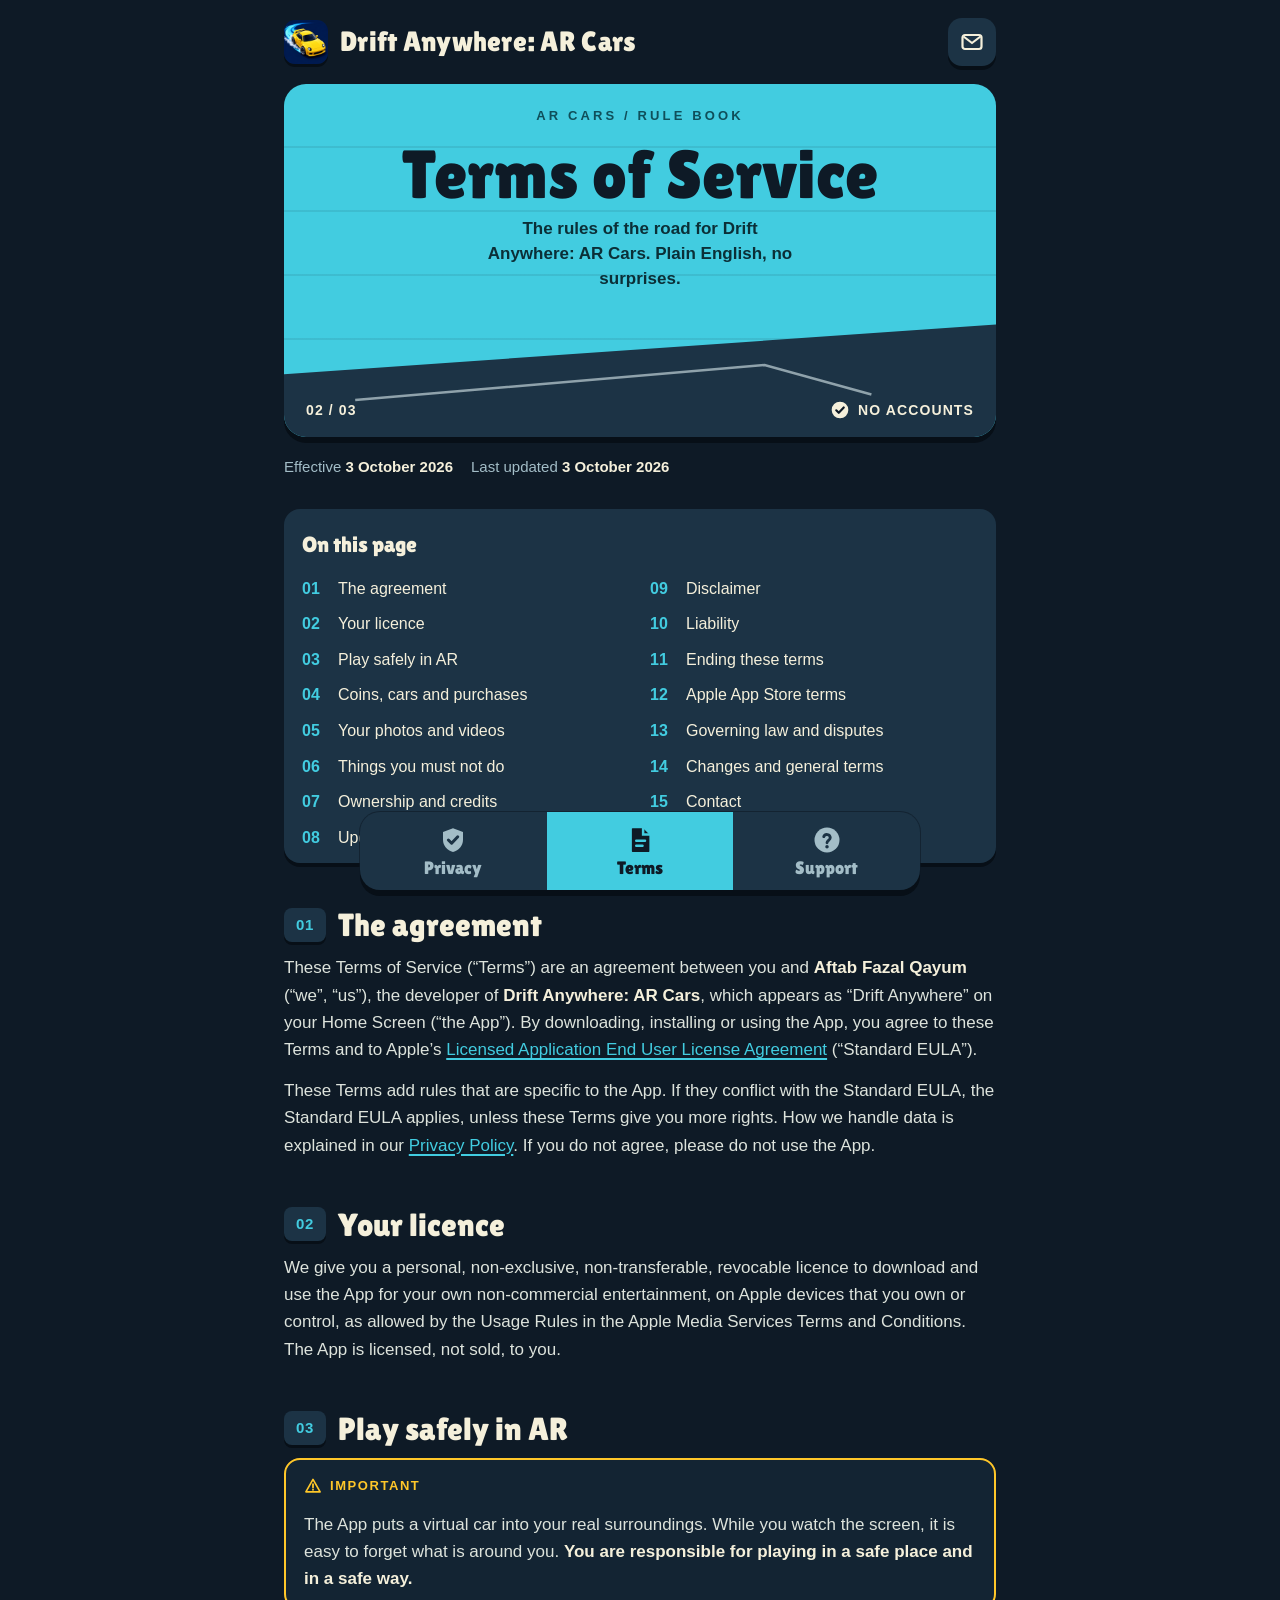
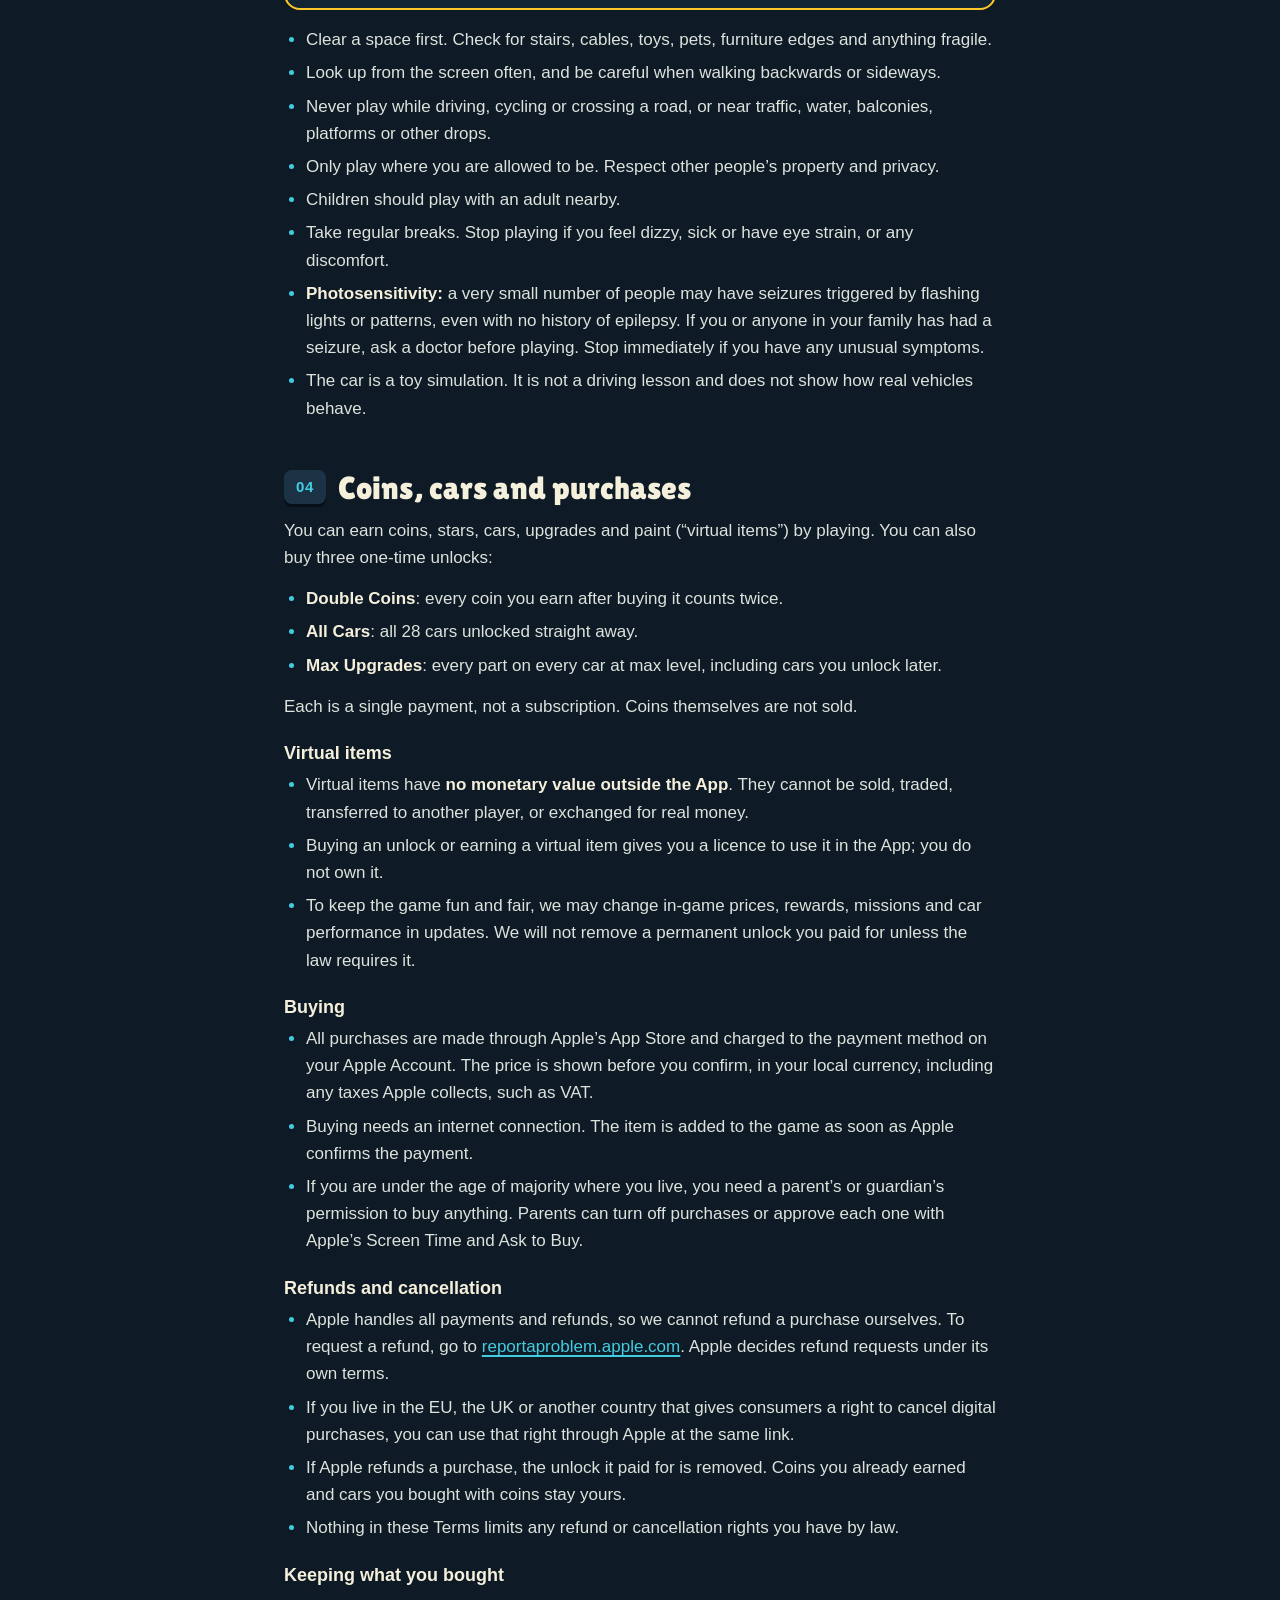
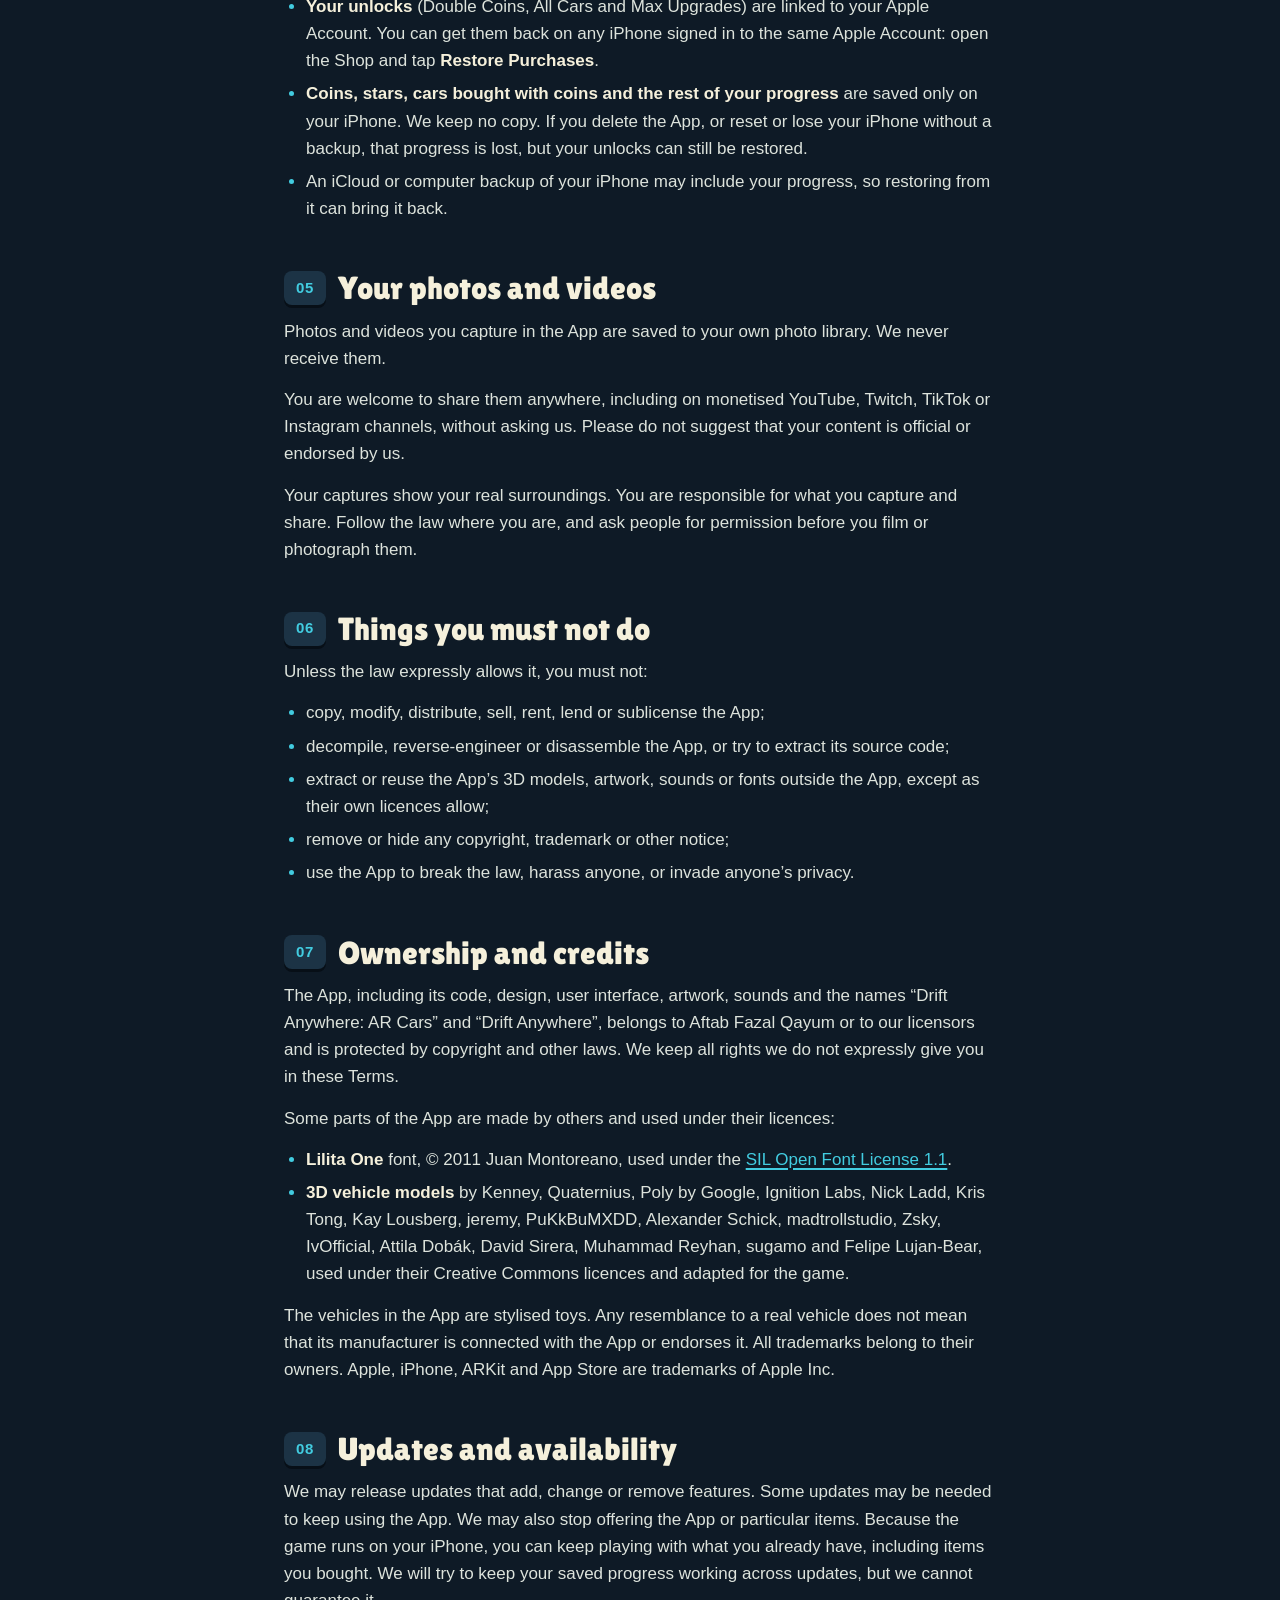
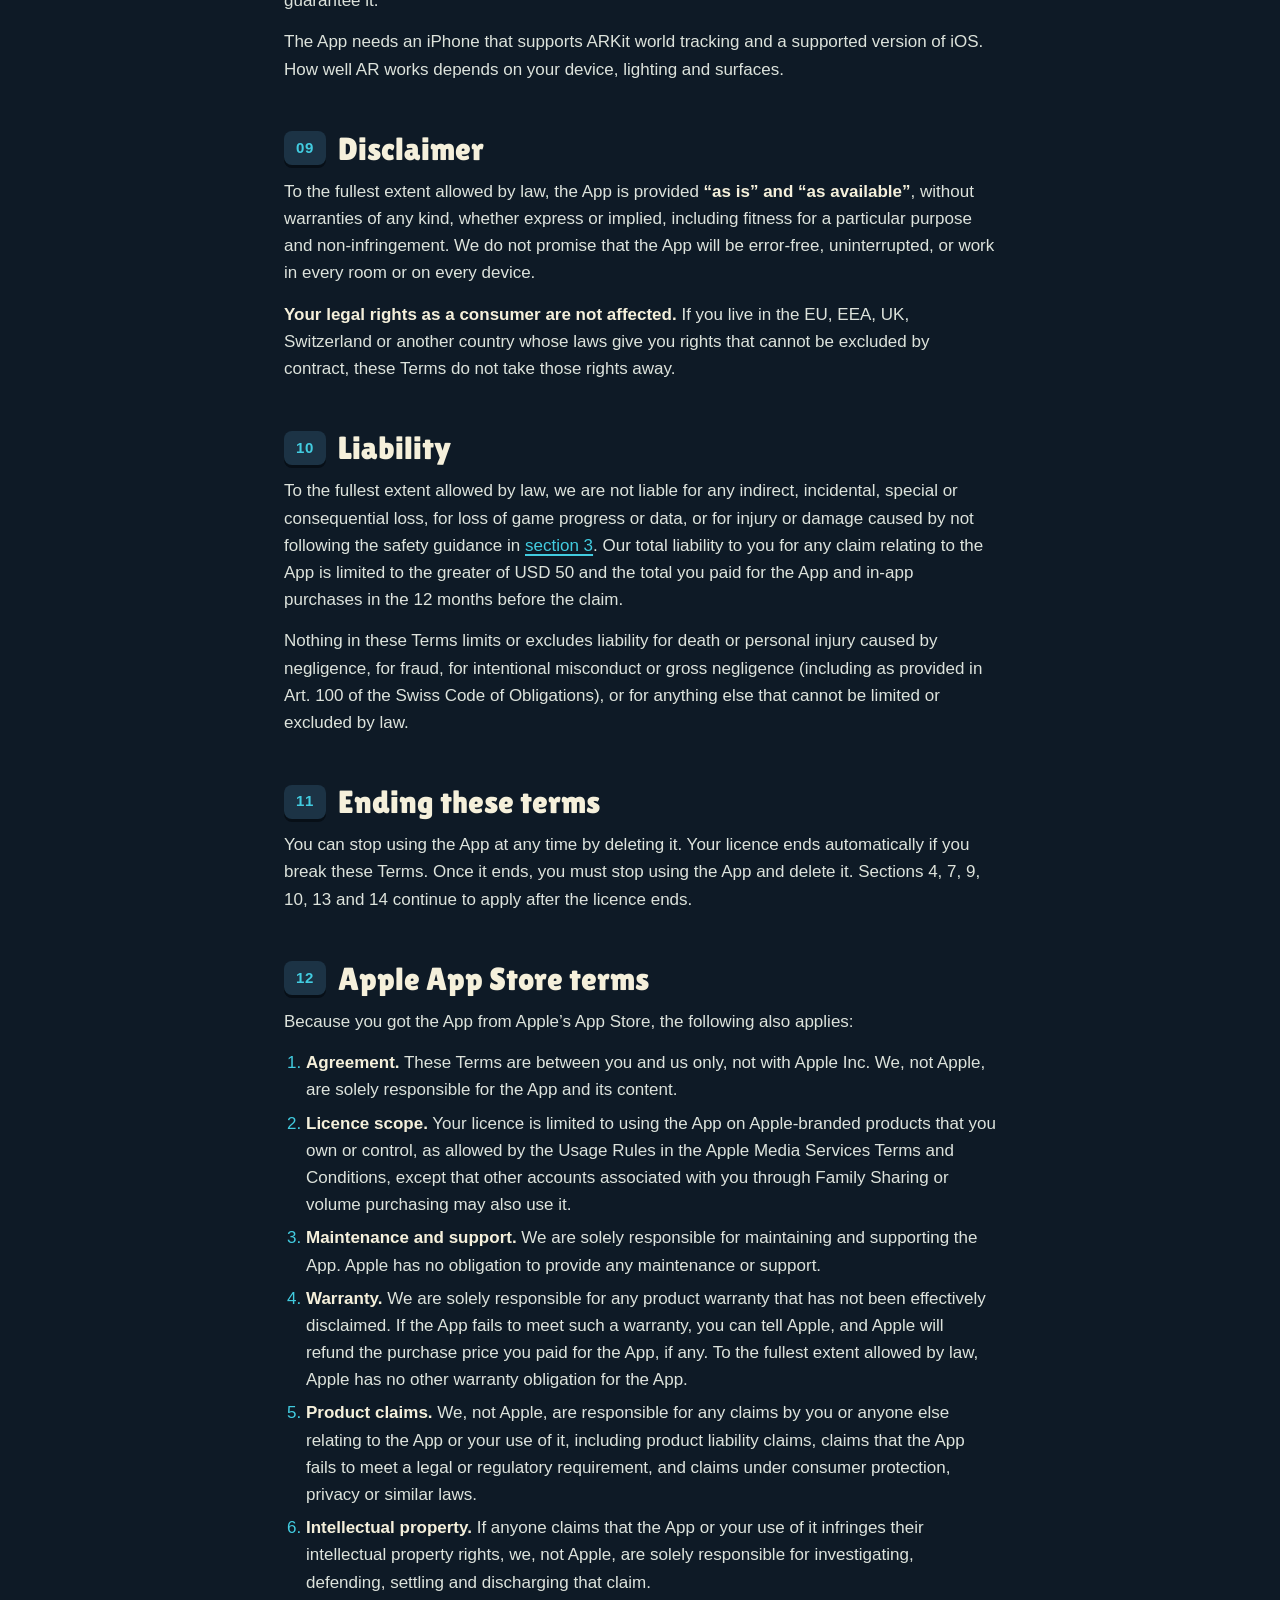
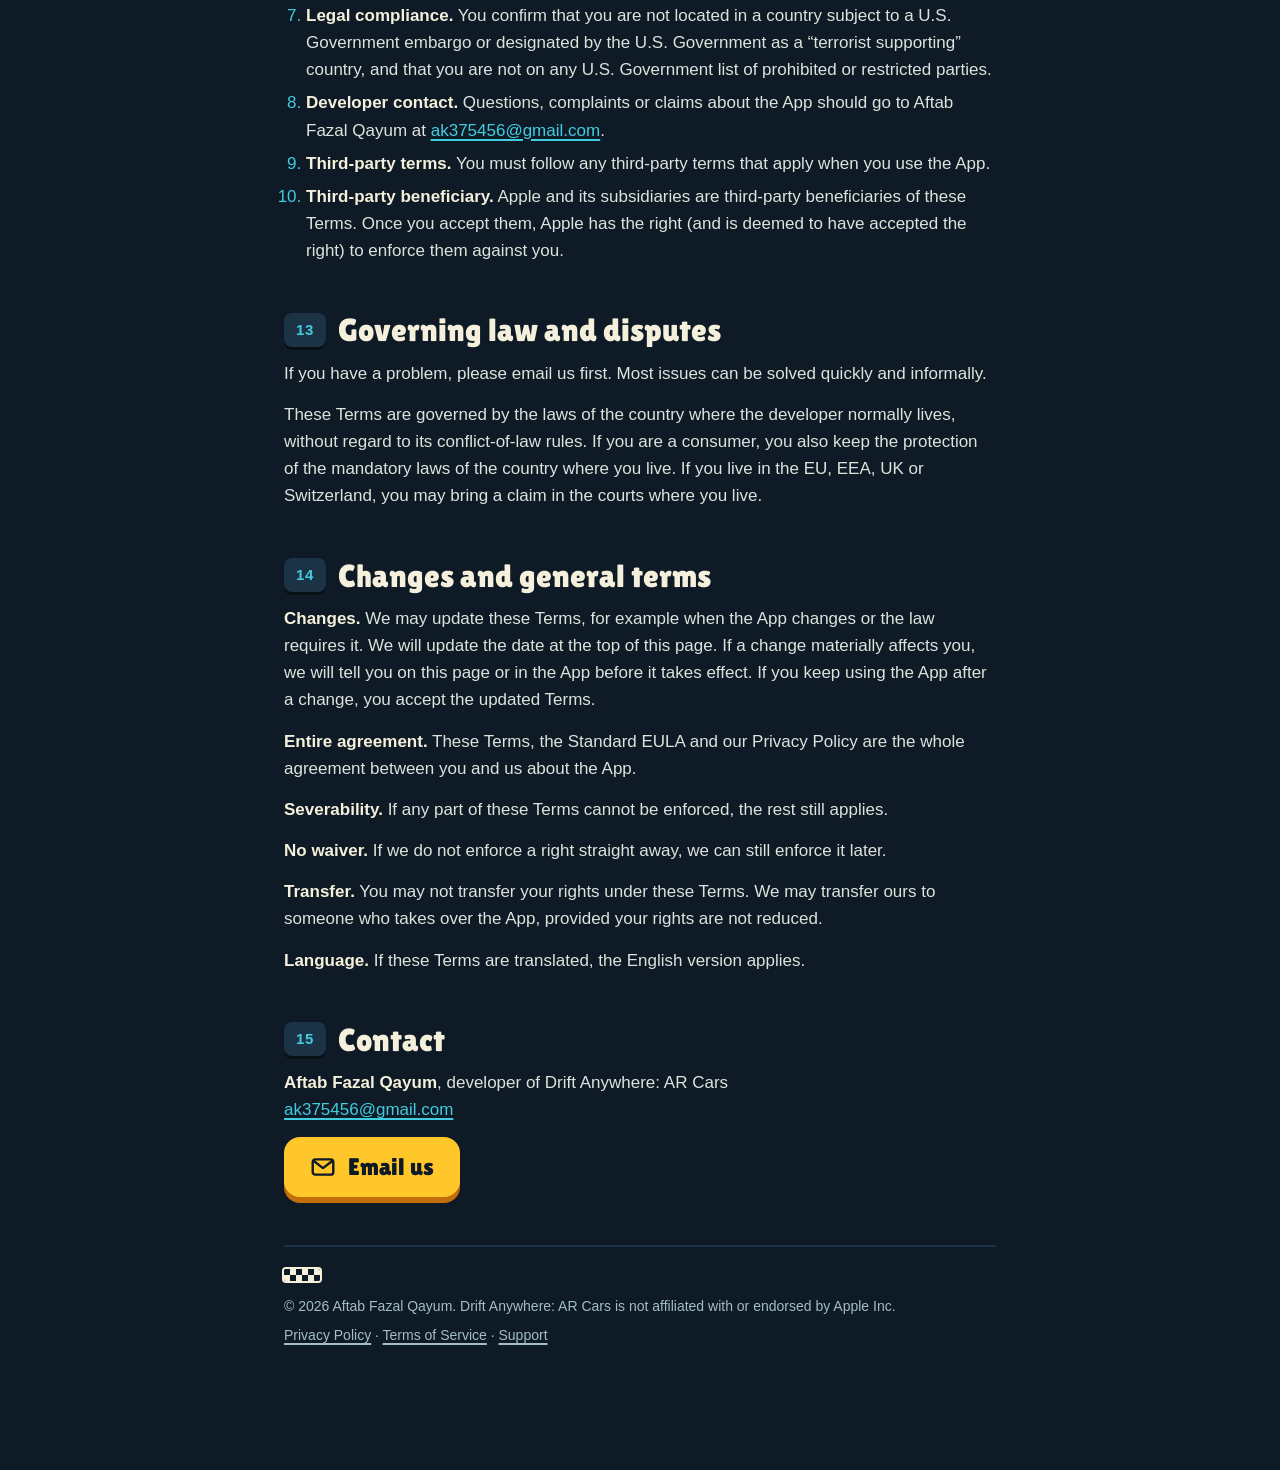
<file: terms-of-service.html>
<!doctype html>
<html lang="en">
<head>
  <meta charset="utf-8">
  <meta name="viewport" content="width=device-width, initial-scale=1, viewport-fit=cover">
  <title>Terms of Service · Drift Anywhere: AR Cars</title>
  <meta name="description" content="Terms of Service for Drift Anywhere: AR Cars, the augmented-reality driving game for iPhone: your licence, playing safely in AR, coins and in-app purchases, captures, and Apple App Store terms.">
  <meta name="theme-color" content="#0e1a26">
  <meta name="color-scheme" content="dark">
  <link rel="icon" type="image/png" href="assets/favicon.png">
  <link rel="apple-touch-icon" href="assets/apple-touch-icon.png">
  <link rel="preload" href="assets/fonts/LilitaOne-Regular.ttf" as="font" type="font/ttf" crossorigin>
  <link rel="stylesheet" href="assets/style.css?v=2">
</head>
<body>
  <a class="skip" href="#main">Skip to content</a>

  <svg width="0" height="0" style="position:absolute" aria-hidden="true">
    <symbol id="i-check" viewBox="0 0 24 24"><circle cx="12" cy="12" r="10" fill="currentColor"/><path d="M7.5 12.4l3 3 6-6.4" fill="none" stroke="#0e1a26" stroke-width="2.6" stroke-linecap="round" stroke-linejoin="round"/></symbol>
    <symbol id="i-shield" viewBox="0 0 24 24"><path d="M12 2.5l8 3v6.2c0 4.7-3.3 8.7-8 9.8-4.7-1.1-8-5.1-8-9.8V5.5l8-3z" fill="currentColor"/><path d="M8.3 12l2.6 2.6 4.9-5.2" fill="none" style="stroke:var(--dock-cut, #1c3345)" stroke-width="2.4" stroke-linecap="round" stroke-linejoin="round"/></symbol>
    <symbol id="i-doc" viewBox="0 0 24 24"><path d="M6 2.5h8.5l5 5V21a.5.5 0 0 1-.5.5H6a.5.5 0 0 1-.5-.5V3a.5.5 0 0 1 .5-.5z" fill="currentColor"/><path d="M14.5 2.5v5h5M9 12.5h7M9 16.5h5" fill="none" style="stroke:var(--dock-cut, #1c3345)" stroke-width="2" stroke-linecap="round"/></symbol>
    <symbol id="i-help" viewBox="0 0 24 24"><circle cx="12" cy="12" r="10" fill="currentColor"/><path d="M9.4 9.3a2.7 2.7 0 0 1 5.2 1c0 1.8-2.6 2.3-2.6 3.9" fill="none" style="stroke:var(--dock-cut, #1c3345)" stroke-width="2.3" stroke-linecap="round"/><circle cx="12" cy="17.4" r="1.4" style="fill:var(--dock-cut, #1c3345)"/></symbol>
    <symbol id="i-mail" viewBox="0 0 24 24"><rect x="2.5" y="5" width="19" height="14" rx="2.5" fill="none" stroke="currentColor" stroke-width="2.2"/><path d="M3.5 6.5l8.5 6.5 8.5-6.5" fill="none" stroke="currentColor" stroke-width="2.2" stroke-linejoin="round"/></symbol>
    <symbol id="i-warn" viewBox="0 0 24 24"><path d="M12 3.2l9.5 16.6H2.5z" fill="none" stroke="currentColor" stroke-width="2.2" stroke-linejoin="round"/><path d="M12 9.5v4.6" stroke="currentColor" stroke-width="2.4" stroke-linecap="round"/><circle cx="12" cy="17" r="1.3" fill="currentColor"/></symbol>
  </svg>

  <header class="wrap top">
    <a class="brand" href="./" aria-label="Drift Anywhere: AR Cars home">
      <img src="assets/app-icon.png" alt="" width="44" height="44">
      <span>Drift Anywhere: AR Cars</span>
    </a>
    <a class="top-btn" href="support.html#contact" aria-label="Email support">
      <svg aria-hidden="true"><use href="#i-mail"/></svg>
    </a>
  </header>

  <main id="main" class="wrap">
    <section class="stage" aria-labelledby="page-title">
      <div class="stage-body">
        <p class="pit-label">AR Cars / Rule Book</p>
        <h1 id="page-title">Terms of Service</h1>
        <p class="lede">The rules of the road for Drift Anywhere: AR Cars. Plain English, no surprises.</p>
      </div>
      <div class="road">
        <svg viewBox="0 0 400 130" preserveAspectRatio="none" aria-hidden="true">
          <polygon points="0,62 400,8 400,130 0,130" fill="#1c3345"/>
          <polyline points="40,90 270,52 330,84" fill="none" stroke="#8fa2ab" stroke-width="2.5" vector-effect="non-scaling-stroke"/>
        </svg>
        <div class="road-foot">
          <span>02 / 03</span>
          <span class="badge"><svg aria-hidden="true" style="color:var(--paper)"><use href="#i-check"/></svg>No accounts</span>
        </div>
      </div>
    </section>

    <ul class="meta">
      <li>Effective <b>3 October 2026</b></li>
      <li>Last updated <b>3 October 2026</b></li>
    </ul>

    <nav class="toc" aria-labelledby="toc-title">
      <h2 id="toc-title">On this page</h2>
      <ol>
        <li><a href="#agreement"><span>01</span>The agreement</a></li>
        <li><a href="#licence"><span>02</span>Your licence</a></li>
        <li><a href="#safety"><span>03</span>Play safely in AR</a></li>
        <li><a href="#items"><span>04</span>Coins, cars and purchases</a></li>
        <li><a href="#captures"><span>05</span>Your photos and videos</a></li>
        <li><a href="#rules"><span>06</span>Things you must not do</a></li>
        <li><a href="#ip"><span>07</span>Ownership and credits</a></li>
        <li><a href="#updates"><span>08</span>Updates and availability</a></li>
        <li><a href="#warranty"><span>09</span>Disclaimer</a></li>
        <li><a href="#liability"><span>10</span>Liability</a></li>
        <li><a href="#ending"><span>11</span>Ending these terms</a></li>
        <li><a href="#apple"><span>12</span>Apple App Store terms</a></li>
        <li><a href="#law"><span>13</span>Governing law and disputes</a></li>
        <li><a href="#general"><span>14</span>Changes and general terms</a></li>
        <li><a href="#contact"><span>15</span>Contact</a></li>
      </ol>
    </nav>

    <article class="doc">
      <section id="agreement">
        <h2><span class="num">01</span>The agreement</h2>
        <p>These Terms of Service (“Terms”) are an agreement between you and <strong>Aftab Fazal Qayum</strong> (“we”, “us”), the developer of <strong>Drift Anywhere: AR Cars</strong>, which appears as “Drift Anywhere” on your Home Screen (“the App”). By downloading, installing or using the App, you agree to these Terms and to Apple’s <a href="https://www.apple.com/legal/internet-services/itunes/dev/stdeula/" rel="noopener">Licensed Application End User License Agreement</a> (“Standard EULA”).</p>
        <p>These Terms add rules that are specific to the App. If they conflict with the Standard EULA, the Standard EULA applies, unless these Terms give you more rights. How we handle data is explained in our <a href="privacy-policy.html">Privacy Policy</a>. If you do not agree, please do not use the App.</p>
      </section>

      <section id="licence">
        <h2><span class="num">02</span>Your licence</h2>
        <p>We give you a personal, non-exclusive, non-transferable, revocable licence to download and use the App for your own non-commercial entertainment, on Apple devices that you own or control, as allowed by the Usage Rules in the Apple Media Services Terms and Conditions. The App is licensed, not sold, to you.</p>
      </section>

      <section id="safety">
        <h2><span class="num">03</span>Play safely in AR</h2>
        <div class="note warn">
          <p class="note-title"><svg aria-hidden="true"><use href="#i-warn"/></svg>Important</p>
          <p>The App puts a virtual car into your real surroundings. While you watch the screen, it is easy to forget what is around you. <strong>You are responsible for playing in a safe place and in a safe way.</strong></p>
        </div>
        <ul>
          <li>Clear a space first. Check for stairs, cables, toys, pets, furniture edges and anything fragile.</li>
          <li>Look up from the screen often, and be careful when walking backwards or sideways.</li>
          <li>Never play while driving, cycling or crossing a road, or near traffic, water, balconies, platforms or other drops.</li>
          <li>Only play where you are allowed to be. Respect other people’s property and privacy.</li>
          <li>Children should play with an adult nearby.</li>
          <li>Take regular breaks. Stop playing if you feel dizzy, sick or have eye strain, or any discomfort.</li>
          <li><strong>Photosensitivity:</strong> a very small number of people may have seizures triggered by flashing lights or patterns, even with no history of epilepsy. If you or anyone in your family has had a seizure, ask a doctor before playing. Stop immediately if you have any unusual symptoms.</li>
          <li>The car is a toy simulation. It is not a driving lesson and does not show how real vehicles behave.</li>
        </ul>
      </section>

      <section id="items">
        <h2><span class="num">04</span>Coins, cars and purchases</h2>
        <p>You can earn coins, stars, cars, upgrades and paint (“virtual items”) by playing. You can also buy three one-time unlocks:</p>
        <ul>
          <li><strong>Double Coins</strong>: every coin you earn after buying it counts twice.</li>
          <li><strong>All Cars</strong>: all 28 cars unlocked straight away.</li>
          <li><strong>Max Upgrades</strong>: every part on every car at max level, including cars you unlock later.</li>
        </ul>
        <p>Each is a single payment, not a subscription. Coins themselves are not sold.</p>

        <h3>Virtual items</h3>
        <ul>
          <li>Virtual items have <strong>no monetary value outside the App</strong>. They cannot be sold, traded, transferred to another player, or exchanged for real money.</li>
          <li>Buying an unlock or earning a virtual item gives you a licence to use it in the App; you do not own it.</li>
          <li>To keep the game fun and fair, we may change in-game prices, rewards, missions and car performance in updates. We will not remove a permanent unlock you paid for unless the law requires it.</li>
        </ul>

        <h3>Buying</h3>
        <ul>
          <li>All purchases are made through Apple’s App Store and charged to the payment method on your Apple Account. The price is shown before you confirm, in your local currency, including any taxes Apple collects, such as VAT.</li>
          <li>Buying needs an internet connection. The item is added to the game as soon as Apple confirms the payment.</li>
          <li>If you are under the age of majority where you live, you need a parent’s or guardian’s permission to buy anything. Parents can turn off purchases or approve each one with Apple’s Screen Time and Ask to Buy.</li>
        </ul>

        <h3>Refunds and cancellation</h3>
        <ul>
          <li>Apple handles all payments and refunds, so we cannot refund a purchase ourselves. To request a refund, go to <a href="https://reportaproblem.apple.com/" rel="noopener">reportaproblem.apple.com</a>. Apple decides refund requests under its own terms.</li>
          <li>If you live in the EU, the UK or another country that gives consumers a right to cancel digital purchases, you can use that right through Apple at the same link.</li>
          <li>If Apple refunds a purchase, the unlock it paid for is removed. Coins you already earned and cars you bought with coins stay yours.</li>
          <li>Nothing in these Terms limits any refund or cancellation rights you have by law.</li>
        </ul>

        <h3>Keeping what you bought</h3>
        <ul>
          <li><strong>Your unlocks</strong> (Double Coins, All Cars and Max Upgrades) are linked to your Apple Account. You can get them back on any iPhone signed in to the same Apple Account: open the Shop and tap <strong>Restore Purchases</strong>.</li>
          <li><strong>Coins, stars, cars bought with coins and the rest of your progress</strong> are saved only on your iPhone. We keep no copy. If you delete the App, or reset or lose your iPhone without a backup, that progress is lost, but your unlocks can still be restored.</li>
          <li>An iCloud or computer backup of your iPhone may include your progress, so restoring from it can bring it back.</li>
        </ul>
      </section>

      <section id="captures">
        <h2><span class="num">05</span>Your photos and videos</h2>
        <p>Photos and videos you capture in the App are saved to your own photo library. We never receive them.</p>
        <p>You are welcome to share them anywhere, including on monetised YouTube, Twitch, TikTok or Instagram channels, without asking us. Please do not suggest that your content is official or endorsed by us.</p>
        <p>Your captures show your real surroundings. You are responsible for what you capture and share. Follow the law where you are, and ask people for permission before you film or photograph them.</p>
      </section>

      <section id="rules">
        <h2><span class="num">06</span>Things you must not do</h2>
        <p>Unless the law expressly allows it, you must not:</p>
        <ul>
          <li>copy, modify, distribute, sell, rent, lend or sublicense the App;</li>
          <li>decompile, reverse-engineer or disassemble the App, or try to extract its source code;</li>
          <li>extract or reuse the App’s 3D models, artwork, sounds or fonts outside the App, except as their own licences allow;</li>
          <li>remove or hide any copyright, trademark or other notice;</li>
          <li>use the App to break the law, harass anyone, or invade anyone’s privacy.</li>
        </ul>
      </section>

      <section id="ip">
        <h2><span class="num">07</span>Ownership and credits</h2>
        <p>The App, including its code, design, user interface, artwork, sounds and the names “Drift Anywhere: AR Cars” and “Drift Anywhere”, belongs to Aftab Fazal Qayum or to our licensors and is protected by copyright and other laws. We keep all rights we do not expressly give you in these Terms.</p>
        <p>Some parts of the App are made by others and used under their licences:</p>
        <ul>
          <li><strong>Lilita One</strong> font, © 2011 Juan Montoreano, used under the <a href="assets/fonts/LilitaOne-OFL.txt">SIL Open Font License 1.1</a>.</li>
          <li><strong>3D vehicle models</strong> by Kenney, Quaternius, Poly by Google, Ignition Labs, Nick Ladd, Kris Tong, Kay Lousberg, jeremy, PuKkBuMXDD, Alexander Schick, madtrollstudio, Zsky, IvOfficial, Attila Dobák, David Sirera, Muhammad Reyhan, sugamo and Felipe Lujan-Bear, used under their Creative Commons licences and adapted for the game.</li>
        </ul>
        <p>The vehicles in the App are stylised toys. Any resemblance to a real vehicle does not mean that its manufacturer is connected with the App or endorses it. All trademarks belong to their owners. Apple, iPhone, ARKit and App Store are trademarks of Apple Inc.</p>
      </section>

      <section id="updates">
        <h2><span class="num">08</span>Updates and availability</h2>
        <p>We may release updates that add, change or remove features. Some updates may be needed to keep using the App. We may also stop offering the App or particular items. Because the game runs on your iPhone, you can keep playing with what you already have, including items you bought. We will try to keep your saved progress working across updates, but we cannot guarantee it.</p>
        <p>The App needs an iPhone that supports ARKit world tracking and a supported version of iOS. How well AR works depends on your device, lighting and surfaces.</p>
      </section>

      <section id="warranty">
        <h2><span class="num">09</span>Disclaimer</h2>
        <p>To the fullest extent allowed by law, the App is provided <strong>“as is” and “as available”</strong>, without warranties of any kind, whether express or implied, including fitness for a particular purpose and non-infringement. We do not promise that the App will be error-free, uninterrupted, or work in every room or on every device.</p>
        <p><strong>Your legal rights as a consumer are not affected.</strong> If you live in the EU, EEA, UK, Switzerland or another country whose laws give you rights that cannot be excluded by contract, these Terms do not take those rights away.</p>
      </section>

      <section id="liability">
        <h2><span class="num">10</span>Liability</h2>
        <p>To the fullest extent allowed by law, we are not liable for any indirect, incidental, special or consequential loss, for loss of game progress or data, or for injury or damage caused by not following the safety guidance in <a href="#safety">section 3</a>. Our total liability to you for any claim relating to the App is limited to the greater of USD 50 and the total you paid for the App and in-app purchases in the 12 months before the claim.</p>
        <p>Nothing in these Terms limits or excludes liability for death or personal injury caused by negligence, for fraud, for intentional misconduct or gross negligence (including as provided in Art. 100 of the Swiss Code of Obligations), or for anything else that cannot be limited or excluded by law.</p>
      </section>

      <section id="ending">
        <h2><span class="num">11</span>Ending these terms</h2>
        <p>You can stop using the App at any time by deleting it. Your licence ends automatically if you break these Terms. Once it ends, you must stop using the App and delete it. Sections 4, 7, 9, 10, 13 and 14 continue to apply after the licence ends.</p>
      </section>

      <section id="apple">
        <h2><span class="num">12</span>Apple App Store terms</h2>
        <p>Because you got the App from Apple’s App Store, the following also applies:</p>
        <ol class="plain">
          <li><strong>Agreement.</strong> These Terms are between you and us only, not with Apple Inc. We, not Apple, are solely responsible for the App and its content.</li>
          <li><strong>Licence scope.</strong> Your licence is limited to using the App on Apple-branded products that you own or control, as allowed by the Usage Rules in the Apple Media Services Terms and Conditions, except that other accounts associated with you through Family Sharing or volume purchasing may also use it.</li>
          <li><strong>Maintenance and support.</strong> We are solely responsible for maintaining and supporting the App. Apple has no obligation to provide any maintenance or support.</li>
          <li><strong>Warranty.</strong> We are solely responsible for any product warranty that has not been effectively disclaimed. If the App fails to meet such a warranty, you can tell Apple, and Apple will refund the purchase price you paid for the App, if any. To the fullest extent allowed by law, Apple has no other warranty obligation for the App.</li>
          <li><strong>Product claims.</strong> We, not Apple, are responsible for any claims by you or anyone else relating to the App or your use of it, including product liability claims, claims that the App fails to meet a legal or regulatory requirement, and claims under consumer protection, privacy or similar laws.</li>
          <li><strong>Intellectual property.</strong> If anyone claims that the App or your use of it infringes their intellectual property rights, we, not Apple, are solely responsible for investigating, defending, settling and discharging that claim.</li>
          <li><strong>Legal compliance.</strong> You confirm that you are not located in a country subject to a U.S. Government embargo or designated by the U.S. Government as a “terrorist supporting” country, and that you are not on any U.S. Government list of prohibited or restricted parties.</li>
          <li><strong>Developer contact.</strong> Questions, complaints or claims about the App should go to Aftab Fazal Qayum at <a href="mailto:ak375456@gmail.com">ak375456@gmail.com</a>.</li>
          <li><strong>Third-party terms.</strong> You must follow any third-party terms that apply when you use the App.</li>
          <li><strong>Third-party beneficiary.</strong> Apple and its subsidiaries are third-party beneficiaries of these Terms. Once you accept them, Apple has the right (and is deemed to have accepted the right) to enforce them against you.</li>
        </ol>
      </section>

      <section id="law">
        <h2><span class="num">13</span>Governing law and disputes</h2>
        <p>If you have a problem, please email us first. Most issues can be solved quickly and informally.</p>
        <p>These Terms are governed by the laws of the country where the developer normally lives, without regard to its conflict-of-law rules. If you are a consumer, you also keep the protection of the mandatory laws of the country where you live. If you live in the EU, EEA, UK or Switzerland, you may bring a claim in the courts where you live.</p>
      </section>

      <section id="general">
        <h2><span class="num">14</span>Changes and general terms</h2>
        <p><strong>Changes.</strong> We may update these Terms, for example when the App changes or the law requires it. We will update the date at the top of this page. If a change materially affects you, we will tell you on this page or in the App before it takes effect. If you keep using the App after a change, you accept the updated Terms.</p>
        <p><strong>Entire agreement.</strong> These Terms, the Standard EULA and our Privacy Policy are the whole agreement between you and us about the App.</p>
        <p><strong>Severability.</strong> If any part of these Terms cannot be enforced, the rest still applies.</p>
        <p><strong>No waiver.</strong> If we do not enforce a right straight away, we can still enforce it later.</p>
        <p><strong>Transfer.</strong> You may not transfer your rights under these Terms. We may transfer ours to someone who takes over the App, provided your rights are not reduced.</p>
        <p><strong>Language.</strong> If these Terms are translated, the English version applies.</p>
      </section>

      <section id="contact">
        <h2><span class="num">15</span>Contact</h2>
        <p><strong>Aftab Fazal Qayum</strong>, developer of Drift Anywhere: AR Cars<br>
          <a href="mailto:ak375456@gmail.com?subject=Drift%20Anywhere%3A%20AR%20Cars%20terms%20question">ak375456@gmail.com</a></p>
        <p><a class="btn btn-drive" href="mailto:ak375456@gmail.com?subject=Drift%20Anywhere%3A%20AR%20Cars%20terms%20question"><svg aria-hidden="true"><use href="#i-mail"/></svg>Email us</a></p>
      </section>
    </article>

    <footer class="foot">
      <div class="finish" aria-hidden="true"></div>
      <p>© 2026 Aftab Fazal Qayum. Drift Anywhere: AR Cars is not affiliated with or endorsed by Apple Inc.</p>
      <p><a href="privacy-policy.html">Privacy Policy</a> · <a href="terms-of-service.html">Terms of Service</a> · <a href="support.html">Support</a></p>
    </footer>
  </main>

  <nav class="dock" aria-label="Pages">
    <a href="privacy-policy.html"><svg aria-hidden="true"><use href="#i-shield"/></svg>Privacy</a>
    <a href="terms-of-service.html" aria-current="page"><svg aria-hidden="true"><use href="#i-doc"/></svg>Terms</a>
    <a href="support.html"><svg aria-hidden="true"><use href="#i-help"/></svg>Support</a>
  </nav>
</body>
</html>
</file>
<file: assets/style.css>
/* Drive AR — legal & support pages.
   Colours mirror the game's GarageStudio palette; Lilita One is the game's display face. */

@font-face {
  font-family: "Lilita One";
  src: url("fonts/LilitaOne-Regular.ttf") format("truetype");
  font-weight: 400;
  font-style: normal;
  font-display: swap;
}

:root {
  color-scheme: dark;

  --asphalt: #0e1a26;      /* GarageStudio.midnight */
  --bay: #132433;          /* GarageStudio.deepIndigo */
  --panel: #1c3345;        /* GarageStudio.indigo */
  --panel-edge: #284a62;
  --drop: #070f17;         /* short directional shadow */
  --paper: #f5f0db;        /* GarageStudio.paper */
  --muted: #a3bdc7;        /* GarageStudio.muted */
  --yellow: #ffc729;       /* GarageStudio.amberTop */
  --yellow-deep: #c26e0a;  /* GarageStudio.amberBottom */
  --cyan: #42cce0;         /* GarageStudio.neon */
  --cyan-deep: #1d8898;
  --cyan-ink: #0f4f5a;
  --green: #5cc26e;        /* GarageStudio.success */

  --display: "Lilita One", "Arial Rounded MT Bold", system-ui, sans-serif;
  --text: -apple-system, BlinkMacSystemFont, "SF Pro Text", "Segoe UI", Roboto,
    "Helvetica Neue", Arial, sans-serif;

  --r-sm: 10px;
  --r-md: 16px;
  --r-lg: 22px;

  --dock-h: 78px;
  --gutter: 16px;
}

*,
*::before,
*::after {
  box-sizing: border-box;
}

html {
  -webkit-text-size-adjust: 100%;
  text-size-adjust: 100%;
  scroll-behavior: smooth;
  scroll-padding-top: 16px;
}

body {
  margin: 0;
  background: var(--asphalt);
  color: var(--paper);
  font-family: var(--text);
  font-size: 17px;
  line-height: 1.6;
  -webkit-font-smoothing: antialiased;
  padding-bottom: calc(var(--dock-h) + 40px + env(safe-area-inset-bottom));
  overflow-x: hidden;
}

img,
svg {
  display: block;
  max-width: 100%;
}

a {
  color: var(--cyan);
  text-decoration-thickness: 1.5px;
  text-underline-offset: 3px;
}

a:hover {
  color: var(--paper);
}

:focus-visible {
  outline: 3px solid var(--cyan);
  outline-offset: 3px;
  border-radius: 6px;
}

strong {
  color: var(--paper);
  font-weight: 700;
}

.skip {
  position: absolute;
  left: 16px;
  top: -60px;
  z-index: 50;
  background: var(--yellow);
  color: var(--asphalt);
  font-weight: 700;
  padding: 10px 14px;
  border-radius: var(--r-sm);
  text-decoration: none;
}

.skip:focus {
  top: 12px;
}

.wrap {
  width: 100%;
  max-width: 760px;
  margin: 0 auto;
  padding: 0 var(--gutter);
}

@media (min-width: 600px) {
  :root {
    --gutter: 24px;
  }
}

/* ---------- Header ---------- */

.top {
  display: flex;
  align-items: center;
  justify-content: space-between;
  gap: 12px;
  padding-top: calc(18px + env(safe-area-inset-top));
  padding-bottom: 18px;
}

.brand {
  display: flex;
  align-items: center;
  gap: 12px;
  color: var(--paper);
  text-decoration: none;
}

.brand img {
  width: 44px;
  height: 44px;
  border-radius: 11px;
  box-shadow: 0 3px 0 var(--drop);
}

.brand {
  min-width: 0;
}

.brand span {
  font-family: var(--display);
  /* The App Store name is long: it shrinks on phones and may wrap rather than overflow. */
  font-size: clamp(18px, 4.8vw, 28px);
  line-height: 1.05;
  letter-spacing: 0.01em;
}

.brand img {
  flex: none;
}

.top-btn {
  display: inline-grid;
  place-items: center;
  width: 48px;
  height: 48px;
  border-radius: 14px;
  background: var(--panel);
  color: var(--paper);
  box-shadow: 0 4px 0 var(--drop);
  transition: transform 0.08s ease, box-shadow 0.08s ease;
}

.top-btn:hover {
  color: var(--cyan);
}

.top-btn:active {
  transform: translateY(3px);
  box-shadow: 0 1px 0 var(--drop);
}

.top-btn svg {
  width: 24px;
  height: 24px;
}

/* ---------- Stage (hero) — echoes the garage turntable card ---------- */

.stage {
  position: relative;
  overflow: hidden;
  border-radius: var(--r-lg);
  background: var(--cyan);
  color: var(--asphalt);
  box-shadow: 0 6px 0 var(--drop);
  isolation: isolate;
}

.stage::before {
  /* the faint wall lines in the garage bay */
  content: "";
  position: absolute;
  inset: 0;
  z-index: -1;
  background: repeating-linear-gradient(
    to bottom,
    transparent 0 62px,
    rgba(14, 26, 38, 0.09) 62px 64px
  );
}

.stage-body {
  padding: 22px 22px 0;
  text-align: center;
}

.pit-label {
  margin: 0;
  font-weight: 800;
  font-size: 13px;
  letter-spacing: 0.24em;
  text-transform: uppercase;
  color: var(--cyan-ink);
}

.stage h1 {
  margin: 14px 0 6px;
  font-family: var(--display);
  font-weight: 400;
  font-size: clamp(42px, 11vw, 68px);
  line-height: 0.98;
  color: var(--asphalt);
}

.stage h1.name-title {
  font-size: clamp(36px, 10vw, 64px);
  text-wrap: balance;
}

.nowrap {
  white-space: nowrap;
}

.stage .lede {
  max-width: 34ch;
  margin: 10px auto 0;
  font-size: 17px;
  line-height: 1.45;
  font-weight: 600;
  color: #0b2f37;
}

.road {
  position: relative;
  margin-top: 26px;
  height: 120px;
}

.road > svg {
  position: absolute;
  inset: 0;
  width: 100%;
  height: 100%;
}

.road-foot {
  position: absolute;
  left: 22px;
  right: 22px;
  bottom: 16px;
  display: flex;
  justify-content: space-between;
  align-items: center;
  gap: 12px;
  color: var(--paper);
  font-weight: 800;
  font-size: 14px;
  letter-spacing: 0.08em;
  text-transform: uppercase;
  font-variant-numeric: tabular-nums;
}

.road-foot > span:first-child {
  white-space: nowrap;
}

.badge {
  display: inline-flex;
  align-items: center;
  gap: 8px;
  text-align: right;
}

.badge svg {
  width: 20px;
  height: 20px;
  flex: none;
}

/* ---------- Big numbers (like EST. TOP SPEED) ---------- */

.stats {
  display: grid;
  grid-template-columns: repeat(3, 1fr);
  gap: 10px;
  margin: 28px 0 8px;
}

.stat {
  padding: 14px 12px;
  border-radius: var(--r-md);
  background: var(--bay);
  border: 2px solid var(--panel);
}

.stat b {
  display: block;
  font-family: var(--display);
  font-weight: 400;
  font-size: clamp(30px, 8vw, 42px);
  line-height: 1;
  color: var(--paper);
  font-variant-numeric: tabular-nums;
}

.stat span {
  display: block;
  margin-top: 8px;
  font-size: 11px;
  line-height: 1.3;
  font-weight: 800;
  letter-spacing: 0.08em;
  text-transform: uppercase;
  color: var(--muted);
}

@media (max-width: 330px) {
  .stats {
    grid-template-columns: 1fr;
  }
}

/* ---------- Meta strip ---------- */

.meta {
  display: flex;
  flex-wrap: wrap;
  gap: 6px 18px;
  margin: 18px 0 0;
  padding: 0;
  list-style: none;
  color: var(--muted);
  font-size: 15px;
}

.meta b {
  color: var(--paper);
  font-weight: 700;
}

/* ---------- Contents panel ---------- */

.toc {
  margin: 30px 0 10px;
  padding: 18px 18px 8px;
  border-radius: var(--r-md);
  background: var(--panel);
  box-shadow: 0 4px 0 var(--drop);
}

.toc h2 {
  margin: 0 0 8px;
  font-family: var(--display);
  font-weight: 400;
  font-size: 22px;
}

.toc ol {
  margin: 0;
  padding: 0;
  list-style: none;
  columns: 2 220px;
  column-gap: 20px;
}

.toc li {
  break-inside: avoid;
}

.toc a {
  display: flex;
  gap: 10px;
  padding: 7px 0;
  color: var(--paper);
  text-decoration: none;
  font-size: 16px;
  line-height: 1.35;
}

.toc a:hover {
  color: var(--cyan);
}

.toc a span {
  flex: none;
  min-width: 26px;
  font-weight: 800;
  color: var(--cyan);
  font-variant-numeric: tabular-nums;
}

/* ---------- Document sections ---------- */

.doc section {
  padding-top: 34px;
}

.doc h2 {
  display: flex;
  align-items: center;
  gap: 12px;
  margin: 0 0 12px;
  font-family: var(--display);
  font-weight: 400;
  font-size: clamp(26px, 6vw, 32px);
  line-height: 1.1;
}

.num {
  /* garage-bay number plate */
  flex: none;
  display: inline-grid;
  place-items: center;
  min-width: 42px;
  height: 34px;
  padding: 0 8px;
  border-radius: 8px;
  background: var(--panel);
  color: var(--cyan);
  font-family: var(--text);
  font-weight: 800;
  font-size: 15px;
  letter-spacing: 0.04em;
  font-variant-numeric: tabular-nums;
  box-shadow: 0 3px 0 var(--drop);
}

.doc h3 {
  margin: 22px 0 6px;
  font-size: 18px;
  line-height: 1.3;
  font-weight: 800;
  color: var(--paper);
}

.doc p,
.doc li {
  color: #dde3dc;
}

.doc p {
  margin: 0 0 14px;
}

.doc ul,
.doc ol.plain {
  margin: 0 0 14px;
  padding-left: 22px;
}

.doc li {
  margin: 6px 0;
}

.doc li::marker {
  color: var(--cyan);
}

.small {
  font-size: 15px;
  color: var(--muted) !important;
}

/* Callout panel */
.note {
  margin: 4px 0 16px;
  padding: 16px 18px;
  border-radius: var(--r-md);
  background: var(--bay);
  border: 2px solid var(--panel-edge);
}

.note p:last-child,
.note ul:last-child {
  margin-bottom: 0;
}

.note.go {
  border-color: var(--green);
}

.note.go .note-title {
  color: var(--green);
}

.note.warn {
  border-color: var(--yellow);
}

.note.warn .note-title {
  color: var(--yellow);
}

.note-title {
  display: flex;
  align-items: center;
  gap: 8px;
  margin: 0 0 6px;
  font-weight: 800;
  font-size: 13px;
  letter-spacing: 0.12em;
  text-transform: uppercase;
  color: var(--cyan);
}

.note-title svg {
  width: 18px;
  height: 18px;
}

/* ---------- Rows (mission-row style) ---------- */

.doc .rows {
  display: grid;
  gap: 10px;
  margin: 6px 0 16px;
  padding: 0;
  list-style: none;
}

.row {
  display: grid;
  grid-template-columns: 48px 1fr auto;
  align-items: center;
  gap: 14px;
  margin: 0 !important;
  padding: 14px;
  border-radius: var(--r-md);
  background: var(--panel);
  box-shadow: 0 4px 0 var(--drop);
}

.row-icon {
  display: grid;
  place-items: center;
  width: 48px;
  height: 48px;
  border-radius: 12px;
  background: var(--bay);
  color: var(--cyan);
}

.row-icon svg {
  width: 26px;
  height: 26px;
}

.row-text b {
  display: block;
  font-size: 17px;
  line-height: 1.3;
  color: var(--paper);
}

.row-text span {
  display: block;
  margin-top: 3px;
  font-size: 15px;
  line-height: 1.45;
  color: var(--muted);
}

.chip {
  display: inline-flex;
  align-items: center;
  gap: 6px;
  white-space: nowrap;
  font-size: 13px;
  font-weight: 800;
  color: var(--green);
}

.chip svg {
  width: 18px;
  height: 18px;
}

@media (max-width: 520px) {
  .row {
    grid-template-columns: 44px 1fr;
    align-items: start;
  }

  .row-icon {
    width: 44px;
    height: 44px;
  }

  .chip {
    grid-column: 2;
    margin-top: -6px;
  }
}

/* ---------- Law cards ---------- */

.laws {
  display: grid;
  grid-template-columns: repeat(auto-fit, minmax(220px, 1fr));
  gap: 12px;
  margin: 8px 0 18px;
}

.law {
  overflow: hidden;
  border-radius: var(--r-md);
  background: var(--panel);
  box-shadow: 0 4px 0 var(--drop);
}

.law-head {
  display: flex;
  align-items: baseline;
  justify-content: space-between;
  gap: 10px;
  padding: 12px 16px;
  background: var(--cyan);
  color: var(--asphalt);
}

.law-head b {
  font-family: var(--display);
  font-weight: 400;
  font-size: 22px;
  line-height: 1.05;
}

.law-head span {
  font-size: 12px;
  font-weight: 800;
  letter-spacing: 0.1em;
  text-transform: uppercase;
  color: var(--cyan-ink);
  text-align: right;
}

.law-body {
  padding: 12px 16px 16px;
}

.law-body p {
  margin: 0 0 8px;
  font-size: 15px;
  line-height: 1.5;
}

.law-body p:last-child {
  margin-bottom: 0;
}

/* ---------- Buttons ---------- */

.btn {
  display: inline-flex;
  align-items: center;
  justify-content: center;
  gap: 12px;
  min-height: 60px;
  padding: 14px 26px;
  border: 0;
  border-radius: var(--r-md);
  font-family: var(--display);
  font-size: 24px;
  line-height: 1;
  text-decoration: none;
  cursor: pointer;
  transition: transform 0.08s ease, box-shadow 0.08s ease, filter 0.12s ease;
}

.btn svg {
  width: 26px;
  height: 26px;
  flex: none;
}

.btn-drive {
  background: var(--yellow);
  color: var(--asphalt);
  box-shadow: 0 6px 0 var(--yellow-deep);
}

.btn-drive:hover {
  color: var(--asphalt);
  filter: brightness(1.05);
}

.btn-drive:active {
  transform: translateY(4px);
  box-shadow: 0 2px 0 var(--yellow-deep);
}

.btn-panel {
  background: var(--panel);
  color: var(--paper);
  box-shadow: 0 5px 0 var(--drop);
  font-size: 20px;
  min-height: 52px;
}

.btn-panel:hover {
  color: var(--cyan);
}

.btn-panel:active {
  transform: translateY(3px);
  box-shadow: 0 2px 0 var(--drop);
}

.btn-block {
  width: 100%;
}

/* ---------- Support: contact ---------- */

.contact {
  margin-top: 28px;
  padding: 20px;
  border-radius: var(--r-lg);
  background: var(--panel);
  box-shadow: 0 5px 0 var(--drop);
}

.contact h2 {
  margin: 0 0 4px;
  font-family: var(--display);
  font-weight: 400;
  font-size: 30px;
  line-height: 1.1;
}

.contact > p {
  margin: 0 0 18px;
  color: var(--muted);
}

.email-line {
  display: flex;
  align-items: center;
  justify-content: space-between;
  gap: 12px;
  margin-top: 18px;
  padding: 12px 12px 12px 16px;
  border-radius: var(--r-md);
  background: var(--bay);
  border: 2px solid var(--panel-edge);
}

.email-line code {
  min-width: 0;
  overflow-wrap: anywhere;
  font-family: var(--text);
  font-size: clamp(15px, 4.3vw, 17px);
  font-weight: 700;
  color: var(--paper);
}

.copy {
  flex: none;
  min-height: 40px;
  padding: 8px 14px;
  border: 0;
  border-radius: var(--r-sm);
  background: var(--panel);
  color: var(--paper);
  font: 800 14px/1 var(--text);
  letter-spacing: 0.04em;
  cursor: pointer;
  box-shadow: 0 3px 0 var(--drop);
}

.copy:active {
  transform: translateY(2px);
  box-shadow: 0 1px 0 var(--drop);
}

.copy.done {
  color: var(--green);
}

.checklist {
  display: grid;
  gap: 8px;
  margin: 18px 0 0;
  padding: 0;
  list-style: none;
}

.checklist li {
  display: flex;
  gap: 10px;
  align-items: flex-start;
  margin: 0;
  font-size: 16px;
  line-height: 1.45;
  color: #dde3dc;
}

.checklist svg {
  width: 20px;
  height: 20px;
  flex: none;
  margin-top: 2px;
  color: var(--cyan);
}

/* ---------- FAQ (expandable mission rows) ---------- */

.faq {
  display: grid;
  gap: 10px;
  margin: 10px 0 0;
}

.faq details {
  border-radius: var(--r-md);
  background: var(--panel);
  box-shadow: 0 4px 0 var(--drop);
}

.faq summary {
  display: grid;
  grid-template-columns: 44px 1fr 24px;
  align-items: center;
  gap: 14px;
  padding: 14px;
  list-style: none;
  cursor: pointer;
  font-weight: 700;
  font-size: 17px;
  line-height: 1.3;
  color: var(--paper);
}

.faq summary::-webkit-details-marker {
  display: none;
}

.faq summary .row-icon {
  width: 44px;
  height: 44px;
}

.faq summary .chev {
  width: 24px;
  height: 24px;
  color: var(--muted);
  transition: transform 0.15s ease;
}

.faq details[open] {
  outline: 2px solid var(--cyan);
  outline-offset: -2px;
}

.faq details[open] .chev {
  transform: rotate(180deg);
  color: var(--cyan);
}

.faq .answer {
  padding: 0 18px 16px 72px;
}

.faq .answer p,
.faq .answer li {
  font-size: 16px;
}

.faq .answer ol,
.faq .answer ul {
  padding-left: 20px;
}

@media (max-width: 520px) {
  .faq .answer {
    padding-left: 18px;
  }
}

.path {
  display: inline;
  padding: 1px 6px;
  border-radius: 6px;
  background: var(--bay);
  color: var(--paper);
  font-weight: 700;
  white-space: normal;
}

/* ---------- Index tiles (collection style) ---------- */

.tiles {
  display: grid;
  grid-template-columns: repeat(auto-fit, minmax(200px, 1fr));
  gap: 14px;
  margin-top: 26px;
}

.tile {
  display: flex;
  flex-direction: column;
  overflow: hidden;
  border-radius: var(--r-md);
  background: var(--panel);
  color: var(--paper);
  text-decoration: none;
  box-shadow: 0 5px 0 var(--drop);
  transition: transform 0.08s ease, box-shadow 0.08s ease;
}

.tile:hover {
  color: var(--paper);
}

.tile:active {
  transform: translateY(3px);
  box-shadow: 0 2px 0 var(--drop);
}

.tile-art {
  position: relative;
  display: grid;
  place-items: center;
  height: 120px;
  background: var(--cyan);
  color: var(--asphalt);
}

.tile-art.yellow {
  background: var(--yellow);
}

.tile-art.paper {
  background: #c8c9b8;
}

.tile-art svg {
  width: 56px;
  height: 56px;
}

.tile-art i {
  position: absolute;
  left: 14px;
  top: 10px;
  font-style: normal;
  font-weight: 800;
  font-size: 16px;
  color: rgba(14, 26, 38, 0.7);
  font-variant-numeric: tabular-nums;
}

.tile-body {
  padding: 14px 16px 16px;
}

.tile-body b {
  display: block;
  font-family: var(--display);
  font-weight: 400;
  font-size: 26px;
  line-height: 1.1;
}

.tile-body span {
  display: block;
  margin-top: 6px;
  color: var(--muted);
  font-size: 15px;
  line-height: 1.45;
}

/* ---------- Footer ---------- */

.foot {
  margin-top: 48px;
  padding-top: 22px;
  border-top: 2px solid var(--panel);
  color: var(--muted);
  font-size: 14px;
  line-height: 1.6;
}

.finish {
  /* small checkered finish marker */
  width: 36px;
  height: 12px;
  margin-bottom: 14px;
  border-radius: 2px;
  background: repeating-conic-gradient(var(--paper) 0 25%, var(--asphalt) 0 50%) 0 0 / 12px 12px;
  box-shadow: 0 0 0 2px var(--paper);
}

.foot p {
  margin: 0 0 6px;
}

.foot a {
  color: var(--muted);
}

.foot a:hover {
  color: var(--paper);
}

/* ---------- Bottom dock — the game's Garage / Missions / Collection bar ---------- */

.dock {
  position: fixed;
  left: 50%;
  bottom: calc(10px + env(safe-area-inset-bottom));
  z-index: 20;
  width: calc(100% - 20px);
  max-width: 560px;
  transform: translateX(-50%);
  display: grid;
  grid-template-columns: repeat(3, 1fr);
  height: var(--dock-h);
  overflow: hidden;
  border-radius: 20px;
  background: var(--panel);
  box-shadow: 0 6px 0 var(--drop), 0 0 0 1px rgba(14, 26, 38, 0.6);
}

.dock a {
  display: flex;
  flex-direction: column;
  align-items: center;
  justify-content: center;
  gap: 4px;
  color: var(--muted);
  text-decoration: none;
  font-family: var(--display);
  font-size: 18px;
  line-height: 1;
}

.dock a svg {
  width: 30px;
  height: 30px;
}

.dock a:hover {
  color: var(--paper);
}

.dock a[aria-current="page"] {
  background: var(--cyan);
  color: var(--asphalt);
}

.dock a:focus-visible {
  outline-offset: -4px;
  border-radius: 20px;
}

/* ---------- Motion ---------- */

@media (prefers-reduced-motion: reduce) {
  html {
    scroll-behavior: auto;
  }

  *,
  *::before,
  *::after {
    transition: none !important;
  }
}

@media print {
  body {
    background: #fff;
    color: #000;
    padding-bottom: 0;
  }

  .dock,
  .skip,
  .top-btn,
  .road,
  .toc {
    display: none !important;
  }

  .stage,
  .note,
  .row,
  .law,
  .stat {
    box-shadow: none !important;
    background: #fff !important;
    color: #000 !important;
    border: 1px solid #999 !important;
  }

  .doc p,
  .doc li,
  .row-text span,
  .stat span,
  .stat b,
  strong {
    color: #000 !important;
  }
}

/* Icon cut-outs take the colour of whatever sits behind them */
.dock svg {
  --dock-cut: var(--panel);
}

.dock a[aria-current="page"] svg {
  --dock-cut: var(--cyan);
}
</file>
